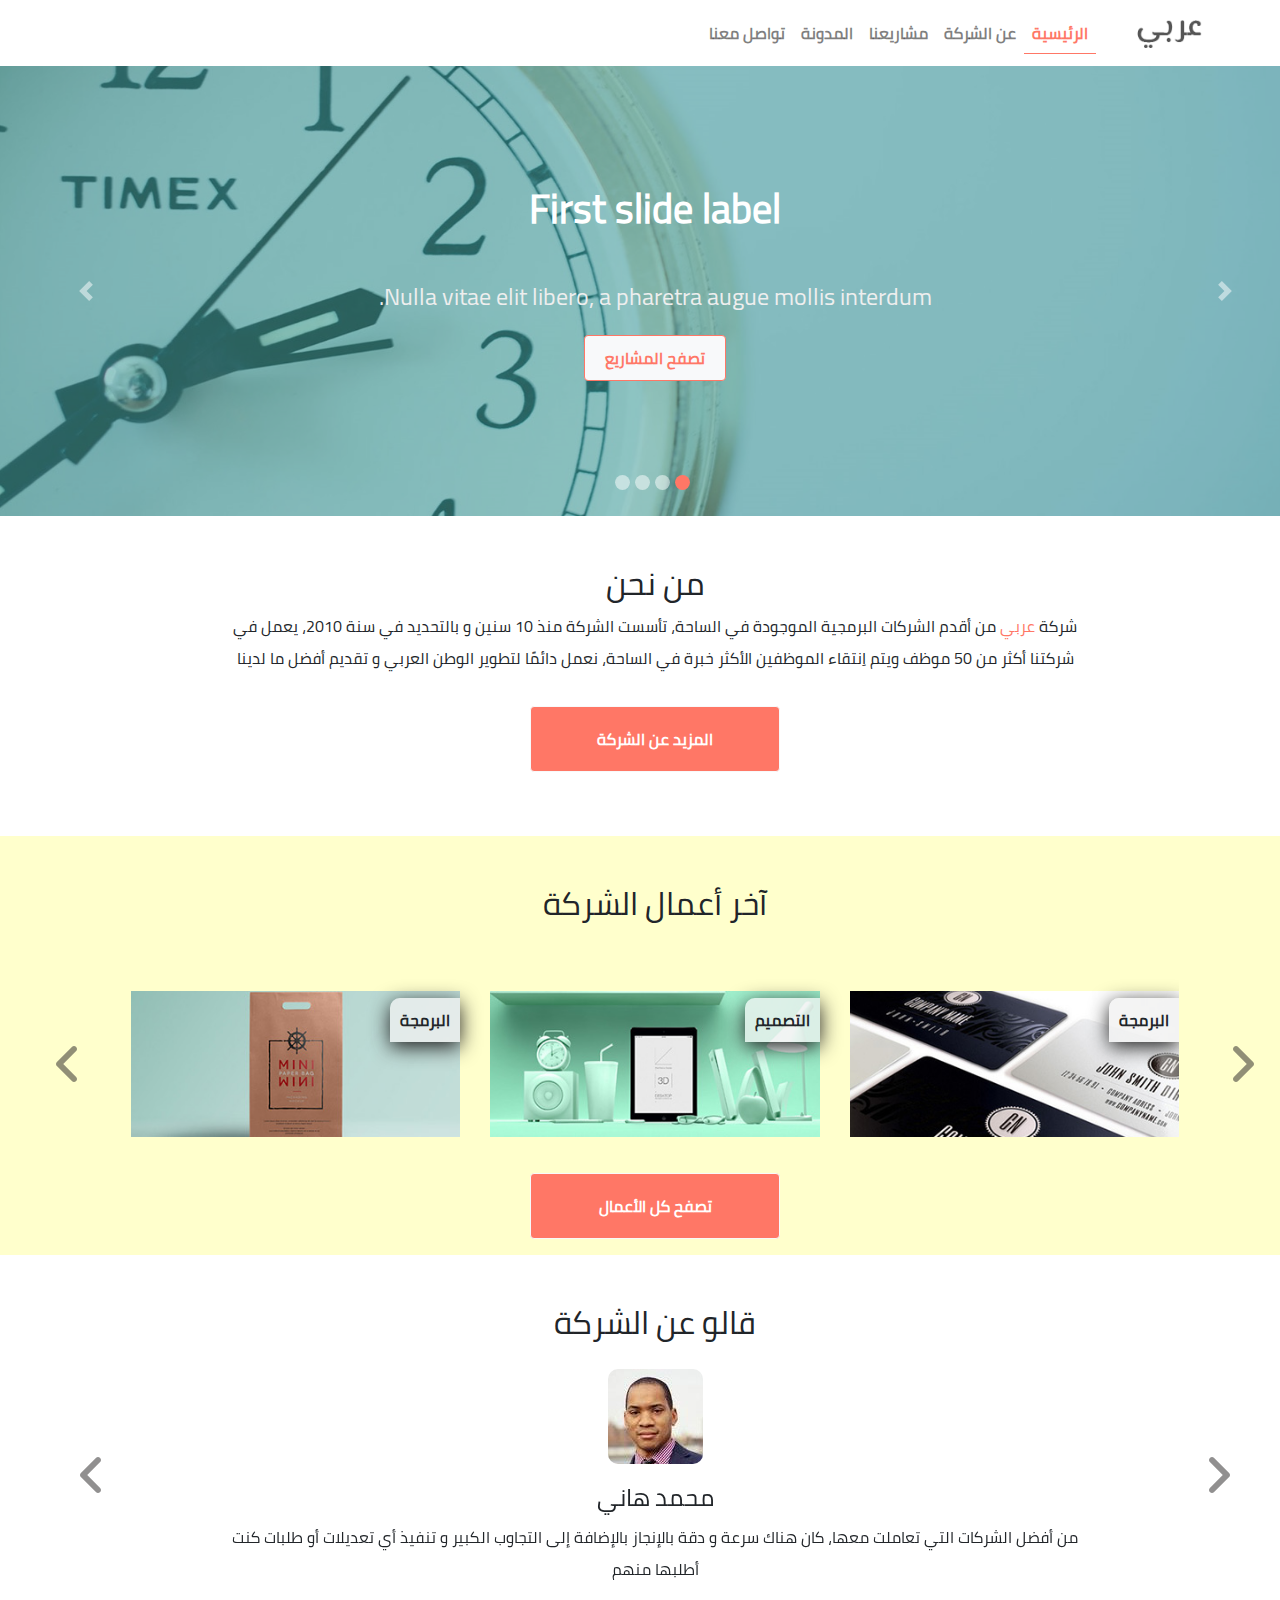
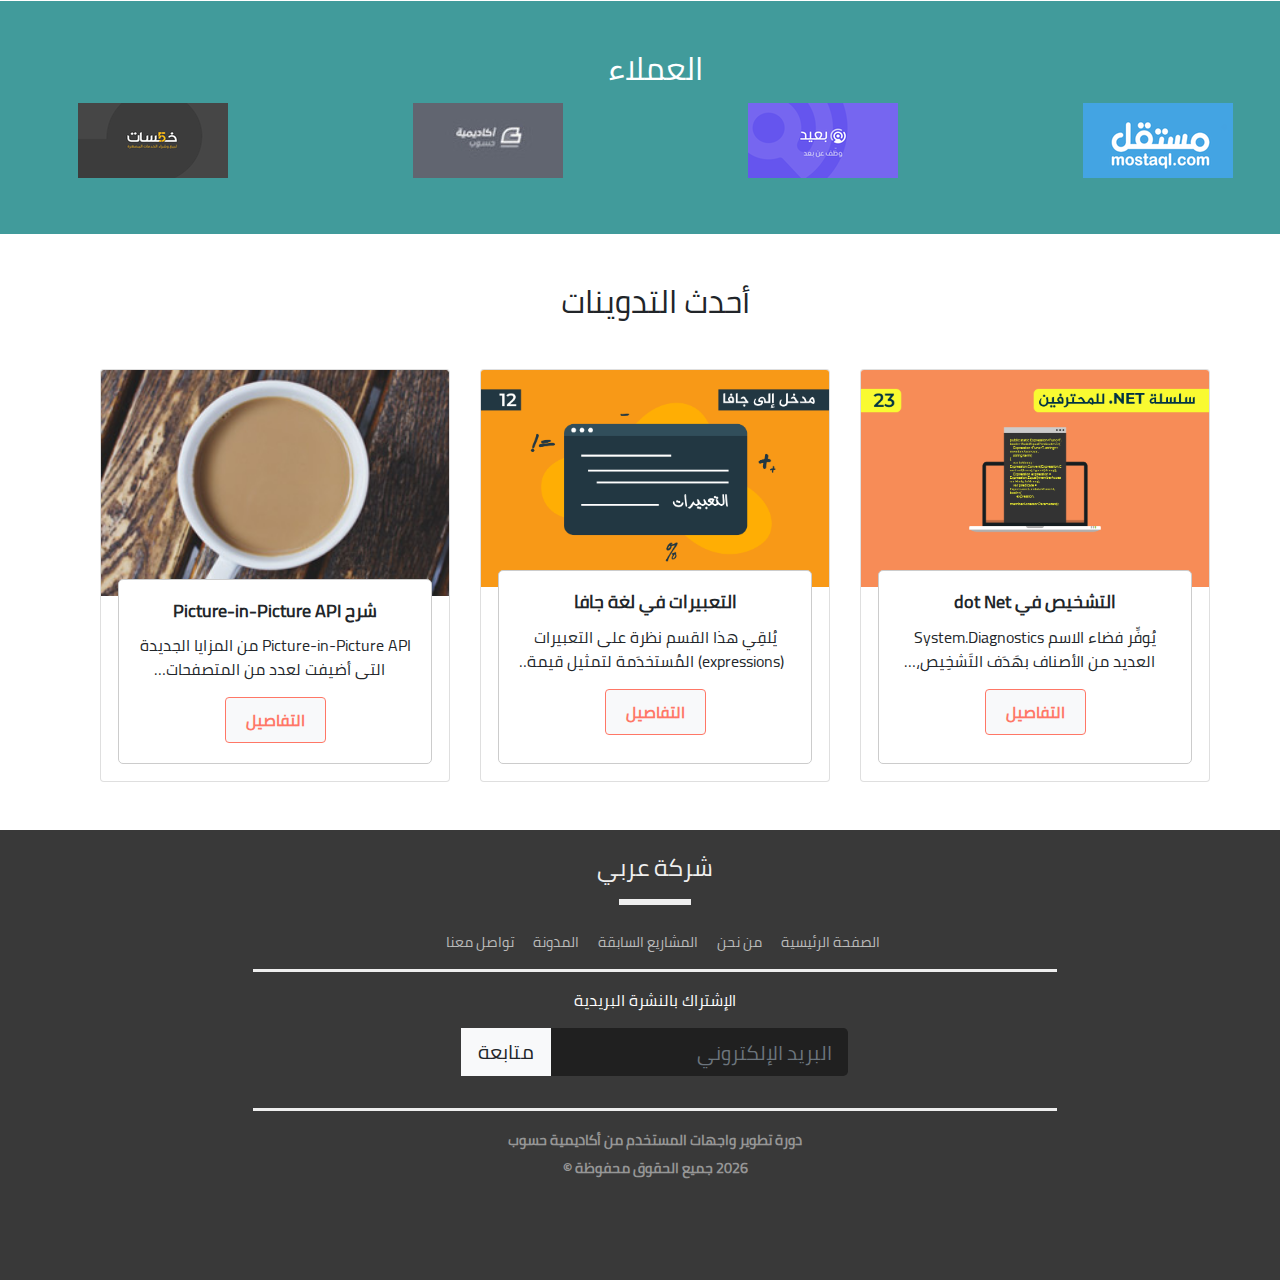
<file: index.html>
<!DOCTYPE html>
<html lang="en">
<head>
    <meta charset="UTF-8">
    <meta http-equiv="X-UA-Compatible" content="IE=edge">
    <meta name="viewport" content="width=device-width, initial-scale=1.0">
    <title>شركة عربي</title>
<script defer src="/js/bundle.js"></script><link href="/css/style.css" rel="stylesheet"></head>
<body>
    <div class="row">
        <div class="container-fluid">
            <section class="top-menu">
                <div class="row">
                    <nav class="navbar navbar-expand-lg navbar-light bg-light w-100">
                        
                        <button class="navbar-toggler" type="button" data-toggle="collapse" data-target="#navbarSupportedContent" aria-controls="navbarSupportedContent" aria-expanded="false" aria-label="Toggle navigation">
                          <span class="navbar-toggler-icon"></span>
                        </button>
                      <a href="index.html" class="navbar-brand p-0">
                          <img src="/images/logo.png" alt="شركة عربي">
                      </a>
                        <div class="collapse navbar-collapse" id="navbarSupportedContent">
                          <ul class="navbar-nav ml-auto">
                            <li class="nav-item active">
                              <a class="nav-link" href="/index.html">الرئيسية </a>
                            </li>
                            <li class="nav-item">
                              <a class="nav-link" href="/about.html">عن الشركة</a>
                            </li>
                            <li class="nav-item">
                                <a class="nav-link" href="/projects.html">مشاريعنا</a>
                              </li>
                              <li class="nav-item">
                                <a class="nav-link" href="/blog.html">المدونة</a>
                              </li>
                              <li class="nav-item">
                                <a class="nav-link" href="/contact.html">تواصل معنا</a>
                              </li>
                            </ul>
                         
                        </div>
                      </nav>
                </div>
            </section>
            <section class="carousel-top">
              <div class="row">
                <div id="carouselExampleCaptions" class="carousel slide" data-ride="carousel">
                  <ol class="carousel-indicators">
                    <li data-target="#carouselExampleCaptions" data-slide-to="0" class="active"></li>
                    <li data-target="#carouselExampleCaptions" data-slide-to="1"></li>
                    <li data-target="#carouselExampleCaptions" data-slide-to="2"></li>
                    <li data-target="#carouselExampleCaptions" data-slide-to="3"></li>

                  </ol>
                  <div class="carousel-inner">
                    <div class="carousel-item active">
                      <img src="/images/banner1.jpg" class="d-block w-100" alt="...">
                      <div class="carousel-caption d-none d-md-block overlay">
                        <h1>First slide label</h1>
                        <h4>Nulla vitae elit libero, a pharetra augue mollis interdum.</h4>

                        <a href="projects.html" class="btn btn-light custom-btn my-3">تصفح المشاريع</a>
                      </div>
                    </div>
                    <div class="carousel-item">
                      <img src="/images/banner2.jpg" class="d-block w-100" alt="...">
                      <div class="carousel-caption d-none d-md-block  overlay">
                        <h1>Second slide label</h1>
                        <h4>Lorem ipsum dolor sit amet, consectetur adipiscing elit.</h4>
                        <a href="projects.html" class="btn btn-light custom-btn my-3">تصفح المشاريع</a>
                      </div>
                    </div>
                    <div class="carousel-item">
                      <img src="/images/banner3.jpg" class="d-block w-100" alt="...">
                      <div class="carousel-caption d-none d-md-block  overlay">
                        <h1>Third slide label</h1>
                        <h4>Praesent commodo cursus magna, vel scelerisque nisl consectetur.</h4>
                        <a href="projects.html" class="btn btn-light custom-btn my-3">تصفح المشاريع</a>
                      </div>
                    </div>
                    <div class="carousel-item">
                      <img src="/images/banner4.jpg" class="d-block w-100" alt="...">
                      <div class="carousel-caption d-none d-md-block  overlay">
                        <h1>Third slide label</h1>
                        <h4>Praesent commodo cursus magna, vel scelerisque nisl consectetur.</h4>
                        <a href="projects.html" class="btn btn-light custom-btn my-3">تصفح المشاريع</a>
                      </div>
                    </div>
                  </div>
                  <a class="carousel-control-prev" href="#carouselExampleCaptions" role="button" data-slide="prev">
                    <span class="carousel-control-prev-icon" aria-hidden="true"></span>
                    <span class="sr-only">Previous</span>
                  </a>
                  <a class="carousel-control-next" href="#carouselExampleCaptions" role="button" data-slide="next">
                    <span class="carousel-control-next-icon" aria-hidden="true"></span>
                    <span class="sr-only">Next</span>
                  </a>
                </div>
              </div>
            </section>
            <section class="who-we-are my-5">
              <div class="row justify-content-center">
                <div class="col-8">
                  <div class="text-center">
                    <h2>من نحن</h2>
                    <p class="custom-paragraph">
                      شركة <span class="company-name">عربي</span> من أقدم الشركات البرمجية الموجودة في الساحة، تأسست الشركة منذ 10 سنين و بالتحديد في سنة 2010، يعمل في شركتنا أكثر من 50 موظف ويتم اِنتقاء الموظفين الأكثر خبرة في الساحة، نعمل دائمًا لتطوير الوطن العربي و تقديم أفضل ما لدينا
                    </p>
                    <a class="btn btn-light custom-btn-main my-3" href="about.html">
                      المزيد عن الشركة
                    </a>
                    </div>
                </div>
              </div>
            </section>
            <section class="latest-projects">
              <div class="row">
                <div class="col-12">
                  <h2 class="text-center my-5">آخر أعمال الشركة</h2>
                </div>
              </div>
              <div id="latest-company-project" class="carousel slide mx-auto" data-bs-ride="carousel">
                <div class="carousel-inner">
                  <div class="carousel-item active">
                    <div class="row">
                      <div class="col-12 col-lg-4 justify-content-center d-flex">
                        <div class="thumbnail2">
                          <div class="project-category">
                            البرمجة
                          </div>
                          <div class="caption2">
                            <h5>برمجة التطبيقات</h5>
                            <p class="project-details">
                              برمجة تطبيق باستخدام Android Studio يعمل التطبيق على جميع إصدارات أجهزة الأندرويد
                            </p>
                            <a href="project-details.html" class="btn btn-light custom-btn">تصفح المشروع</a>
                          </div>
                         <img class="img-fluid h-100" src="/images/our-works-1.jpg" alt="آخر أعمال الشركة">
                         
                        </div>
                      </div>
                      <div class="col-12 col-lg-4 justify-content-center d-flex">
                        <div class="thumbnail2">
                          <div class="project-category">
                            التصميم
                          </div>
                          <div class="caption2">
                            <h5> تصميم المواقع</h5>
                            <p class="project-details">
                              تصميم شكل موقع متجر إلكتروني، التصميم متكامل لجميع أحجام الشاشات                            </p>
                            <a href="project-details.html" class="btn btn-light custom-btn">تصفح المشروع</a>
                          </div>
                         <img class="img-fluid h-100" src="/images/our-works-2.jpg" alt="آخر أعمال الشركة">
                         
                        </div>
                      </div>
                      <div class="col-12 col-lg-4 justify-content-center d-flex">
                        <div class="thumbnail2">
                          <div class="project-category">
                            البرمجة
                          </div>
                          <div class="caption2">
                            <h5>برمجة المواقع</h5>
                            <p class="project-details">
                              برمجة موقع متجر إلكتروني لبيع الألبسة، يعمل الموقع على جميع أحجام الشاشات                            </p>
                            <a href="project-details.html" class="btn btn-light custom-btn">تصفح المشروع</a>
                          </div>
                         <img class="img-fluid h-100" src="/images/our-works-3.jpg" alt="آخر أعمال الشركة">
                         
                        </div>
                      </div>
                    </div>
                  </div>
                  <div class="carousel-item ">
                    <div class="row">
                      <div class="col-12 col-lg-4 justify-content-center d-flex">
                        <div class="thumbnail2">
                          <div class="project-category">
                            البرمجة
                          </div>
                          <div class="caption2">
                            <h5>برمجة التطبيقات</h5>
                            <p class="project-details">

                              برمجة تطبيق Native لتوصيل طلبات البيتزا، التطبيق يعمل على نظام الأندرويد و ios                            </p>
                            <a href="project-details.html" class="btn btn-light custom-btn">تصفح المشروع</a>
                          </div>
                         <img class="img-fluid h-100" src="/images/our-works-4.jpg" alt="آخر أعمال الشركة">
                         
                        </div>
                      </div>
                      <div class="col-12 col-lg-4 justify-content-center d-flex">
                        <div class="thumbnail2">
                          <div class="project-category">
                            التصميم
                          </div>
                          <div class="caption2">
                            <h5> تصميم المواقع</h5>
                            <p class="project-details">
                              تصميم PSD لتطبيق هاتف، تم اختيار الألوان بعناية بناءً على طلب الزبون                            <a href="project-details.html" class="btn btn-light custom-btn">تصفح المشروع</a>
                          </div>
                         <img class="img-fluid h-100" src="/images/our-works-5.jpg" alt="آخر أعمال الشركة">
                         
                        </div>
                      </div>
                      <div class="col-12 col-lg-4 justify-content-center d-flex">
                        <div class="thumbnail2">
                          <div class="project-category">
                            البرمجة
                          </div>
                          <div class="caption2">
                            <h5>برمجة المواقع</h5>
                            <p class="project-details">
                              برمجة لوحة تحكم كاملة للتحكم بموقع متجر إلكتروني لبيع الكتب                            <a href="project-details.html" class="btn btn-light custom-btn">تصفح المشروع</a>
                          </div>
                         <img class="img-fluid h-100" src="/images/our-works-6.jpg" alt="آخر أعمال الشركة">
                         
                        </div>
                      </div>
                    </div>
                  </div>
                  <div class="carousel-item ">
                    <div class="row">
                      <div class="col-12 col-lg-4 justify-content-center d-flex">
                        <div class="thumbnail2">
                          <div class="project-category">
                            البرمجة
                          </div>
                          <div class="caption2">
                            <h5>برمجة التطبيقات</h5>
                            <p class="project-details">
                              برمجة تطبيق Native للتنبيهات الضرورية، التطبيق يعمل على نظام الأندرويد و ios                            </p>
                            <a href="project-details.html" class="btn btn-light custom-btn">تصفح المشروع</a>
                          </div>
                         <img class="img-fluid h-100" src="/images/our-works-6.jpg" alt="آخر أعمال الشركة">
                         
                        </div>
                      </div>
                      <div class="col-12 col-lg-4 justify-content-center d-flex">
                        <div class="thumbnail2">
                          <div class="project-category">
                            التصميم
                          </div>
                          <div class="caption2">
                            <h5> تصميم المواقع</h5>
                            <p class="project-details">
                              تصميم صور احترافية لعدة مقالات، تم انتقاء الألوان بعناية والإعتماد على التصاميم الحديثة                            <a href="project-details.html" class="btn btn-light custom-btn">تصفح المشروع</a>
                          </div>
                         <img class="img-fluid h-100" src="/images/our-works-3.jpg" alt="آخر أعمال الشركة">
                         
                        </div>
                      </div>
                      <div class="col-12 col-lg-4 justify-content-center d-flex">
                        <div class="thumbnail2">
                          <div class="project-category">
                            البرمجة
                          </div>
                          <div class="caption2">
                            <h5>برمجة المواقع</h5>
                            <p class="project-details">
                              برمجة موقع لرفع مقاطع الفيديو يشبه موقع يوتيوب                            <a href="project-details.html" class="btn btn-light custom-btn">تصفح المشروع</a>
                          </div>
                         <img class="img-fluid h-100" src="/images/our-works-1.jpg" alt="آخر أعمال الشركة">
                         
                        </div>
                      </div>
                    </div>
                  </div>
                </div>
                <a class="carousel-control-prev" role="button" href="#latest-company-project" data-slide="prev">
                  <i class="fa-solid fa-angle-right fa-3x"></i>
                </a>
                <a class="carousel-control-next" role="button"  href="#latest-company-project" data-slide="next">
                  <i class="fa-solid fa-angle-left fa-3x"></i>
                </a>
              </div>
              <div class="text-center">
                <a href="projects.html" class="btn btn-light custom-btn-main my-3"> تصفح كل الأعمال</a>
              </div>
            </section>
            <section class="said-about-company">
              <h2 class="mt-5 text-center">قالو عن الشركة</h2>

              <div id="said-about-company-carousel" class="carousel slide" data-ride="carousel">
                <div class="carousel-inner">
                  <div class="carousel-item active">
                    <div class="row justify-content-center" >
                      <div class="col-8">
                        <div class="text-center">
                          <img class="custom-img" src="/images/team1.jpg" alt="محمد هاني">
                          <h4>محمد هاني</h4>
                          <p class="custom-paragraph">
                           من أفضل الشركات التي تعاملت معها، كان هناك سرعة و دقة بالإنجاز بالإضافة إلى التجاوب الكبير و تنفيذ أي تعديلات أو طلبات كنت أطلبها منهم
                          </p>
                        </div>
                      </div>
                    </div>
                  </div>
                  <div class="carousel-item ">
                    <div class="row justify-content-center" >
                      <div class="col-8">
                        <div class="text-center">
                          <img class="custom-img" src="/images/team2.jpg" alt="محمد هاني">
                          <h4>هادي</h4>
                          <p class="custom-paragraph">
                            سعيد جدًا من الخدمات التي تقدموها، من أفضل الشركات التي تعاملت معها سيكون لنا أعمال أخرى معًا في المستقبل إن شاء الله                          </p>
                        </div>
                      </div>
                    </div>
                  </div>
                  <div class="carousel-item ">
                    <div class="row justify-content-center" >
                      <div class="col-8">
                        <div class="text-center">
                          <img class="custom-img" src="/images/team3.jpg" alt="محمد هاني">
                          <h4> محمد أحمد</h4>
                          <p class="custom-paragraph">
                            ما لفت انتباهي في هذه الشركة و أحببته كثيرًا هو الرقي في التعامل و احتراف العمل حيث أنّ جميع العاملين في هذه الشركة يتقنون أعمالهم بشكلٍ كبير                          </p>
                        </div>
                      </div>
                    </div>
                  </div>           
                </div>
                <a class="carousel-control-prev" href="#said-about-company-carousel" role="button" data-slide="prev">
                  <i class="fa-solid fa-angle-right fa-3x"></i>
                </a>
                <a class="carousel-control-next" href="#said-about-company-carousel" role="button" data-slide="next">
                  <i class="fa-solid fa-angle-left fa-3x"></i>
                </a>
              </div>
            </section>
            <section class="clients py-5">
              <h2 class="pb-2 text-center text-white">العملاء</h2>
              <div class="client-logos">
                <div class="row">
                  <div class="col-12 col-sm-6 col-lg-3 d-flex justify-content-center">
                    <a href="https://mostaql.com/" class="mb-2">
                      <img src="/images/mostaql.png" alt="mostaql">
                    </a>
                  </div>
                  <div class="col-12 col-sm-6 col-lg-3 d-flex justify-content-center">
                    <a href="https://baaeed.com/" class="mb-2">
                      <img src="/images/baaeed.png" alt="baaeed">
                    </a>
                  </div>
                  <div class="col-12 col-sm-6 col-lg-3 d-flex justify-content-center">
                    <a href="https://academy-hsoub.com/" class="mb-2">
                      <img src="/images/academy-hsoub.jpg" alt="academy-hsoub">
                    </a>
                  </div>
                  <div class="col-12 col-sm-6 col-lg-3 d-flex justify-content-center">
                    <a href="https://khamsat.com/" class="mb-2">
                      <img src="/images/khamsat.png" alt="khamsat">
                    </a>
                  </div>

                </div>
              </div>
            </section>
            <section class="latest-post">
              <div class="container">
                <div class="text-center my-5">
                  <h2>أحدث التدوينات</h2>
                </div>
                <div class="row">
                  <div class="col-md-4 d-flex justify-content-center">
                    <div class="card mb-5" style="width: 23rem;">
                      <img src="/images/blog1.png" class="card-img-top" alt="التدوينة الأولى">
                      <div class="card-body text-center">
                        <h5 class="card-title">التشخيص في dot Net</h5>
                        <p class="card-text project-detail">يُوفِّر فضاء الاسم System.Diagnostics العديد من الأصناف بهَدَف التَشخِيص، مثال أصناف للتَعامُل مع عمليات النظام (processes)، وأُخرى تَعمَل كعَدادات لقياس الأداء. أوامر الصدفة.</p>
                        <a href="blog-details.html" class="btn btn-light custom-btn">التفاصيل</a>                    
                      </div>
                    </div>
                  </div>

                  <div class="col-md-4 d-flex justify-content-center">
                    <div class="card mb-5" style="width: 23rem;">
                      <img src="/images/blog2.png" class="card-img-top" alt="التدوينة الثانية">
                      <div class="card-body text-center">
                        <h5 class="card-title">التعبيرات في لغة جافا</h5>
                        <p class="card-text project-detail">يُلقِي هذا القسم نظرة على التعبيرات (expressions) المُستخدَمة لتمثيل قيمة أو حسابها. قد يكون التعبير (expression) بهيئة قيمة مُصنَّفة النوع (literal) أو مُتْغيِّر (variable) أو استدعاء دالة (function</p>
                        <a href="blog-details.html" class="btn btn-light custom-btn">التفاصيل</a>                    
                      </div>
                    </div>
                  </div>

                  <div class="col-md-4 d-flex justify-content-center">
                    <div class="card mb-5" style="width: 23rem;">
                      <img src="/images/blog3.jpg" class="card-img-top" alt="التدوينة الثالثة">
                      <div class="card-body text-center">
                        <h5 class="card-title">شرح Picture-in-Picture API</h5>
                        <p class="card-text project-detail">Picture-in-Picture API من المزايا الجديدة التي أضيفت لعدد من المتصفحات الحديثة، ودورها تمكين المستخدم من تعويم فيديوهات HTML5 في نافذة خاصة أسفل الشاشة مع القدرة على التنقل بين مختلف نوافذ المتـصفح (بل وجميع التطبيقات في الجهاز) والفيديو مشغل</p>
                        <a href="blog-details.html" class="btn btn-light custom-btn">التفاصيل</a>                    
                      </div>
                    </div>
                  </div>
                </div>
              </div>
            </section>


            <footer>
              <div class="row">
                <div class="col-12 text-center">
                  <h2 class="mt-4">شركة عربي</h2>
                  <hr class="line1"> 
                </div>
                <div id="footer-nav-links" class="col-12 mt-2 text-center"> 
                  <a href=".">الصفحة الرئيسية</a>
                  <a href="about.html">من نحن</a>
                  <a href="projects.html">المشاريع السابقة</a>
                  <a href="blog.html">المدونة</a>
                  <a href="contact.html">تواصل معنا</a>
                </div>
                <hr class="line2">
                <div class="col-12 text-center">
                  <label class="custom-heading text-white mb-3">الإشتراك بالنشرة البريدية</label>
                  <form class="form form-inline justify-content-center">
                  <div class="input-group input-group-lg mb-3">
                    <input type="text" class="form-control" placeholder="البريد الإلكتروني" aria-label="Username" aria-describedby="basic-addon1">
                    <div class="input-group-prepend">
                      <button class="btn btn-light" type="button" id="button-addon1">متابعة</button>
                    </div>
                  </div>  
                  </form>
                  
                </div>
                <hr class="line2">
                <div class="col-12 text-center">
                  <a class="copyright-link copyright" href="">
                    دورة تطوير واجهات المستخدم من أكاديمية حسوب
                  </a>
                  <h5 class="copyright mt-2">
                  <span id="date"></span>  جميع الحقوق محفوظة &copy;
                  </h5>
                </div>
              </div>
            </footer>
        </div>
    </div>

  

</body>
</html>
</file>
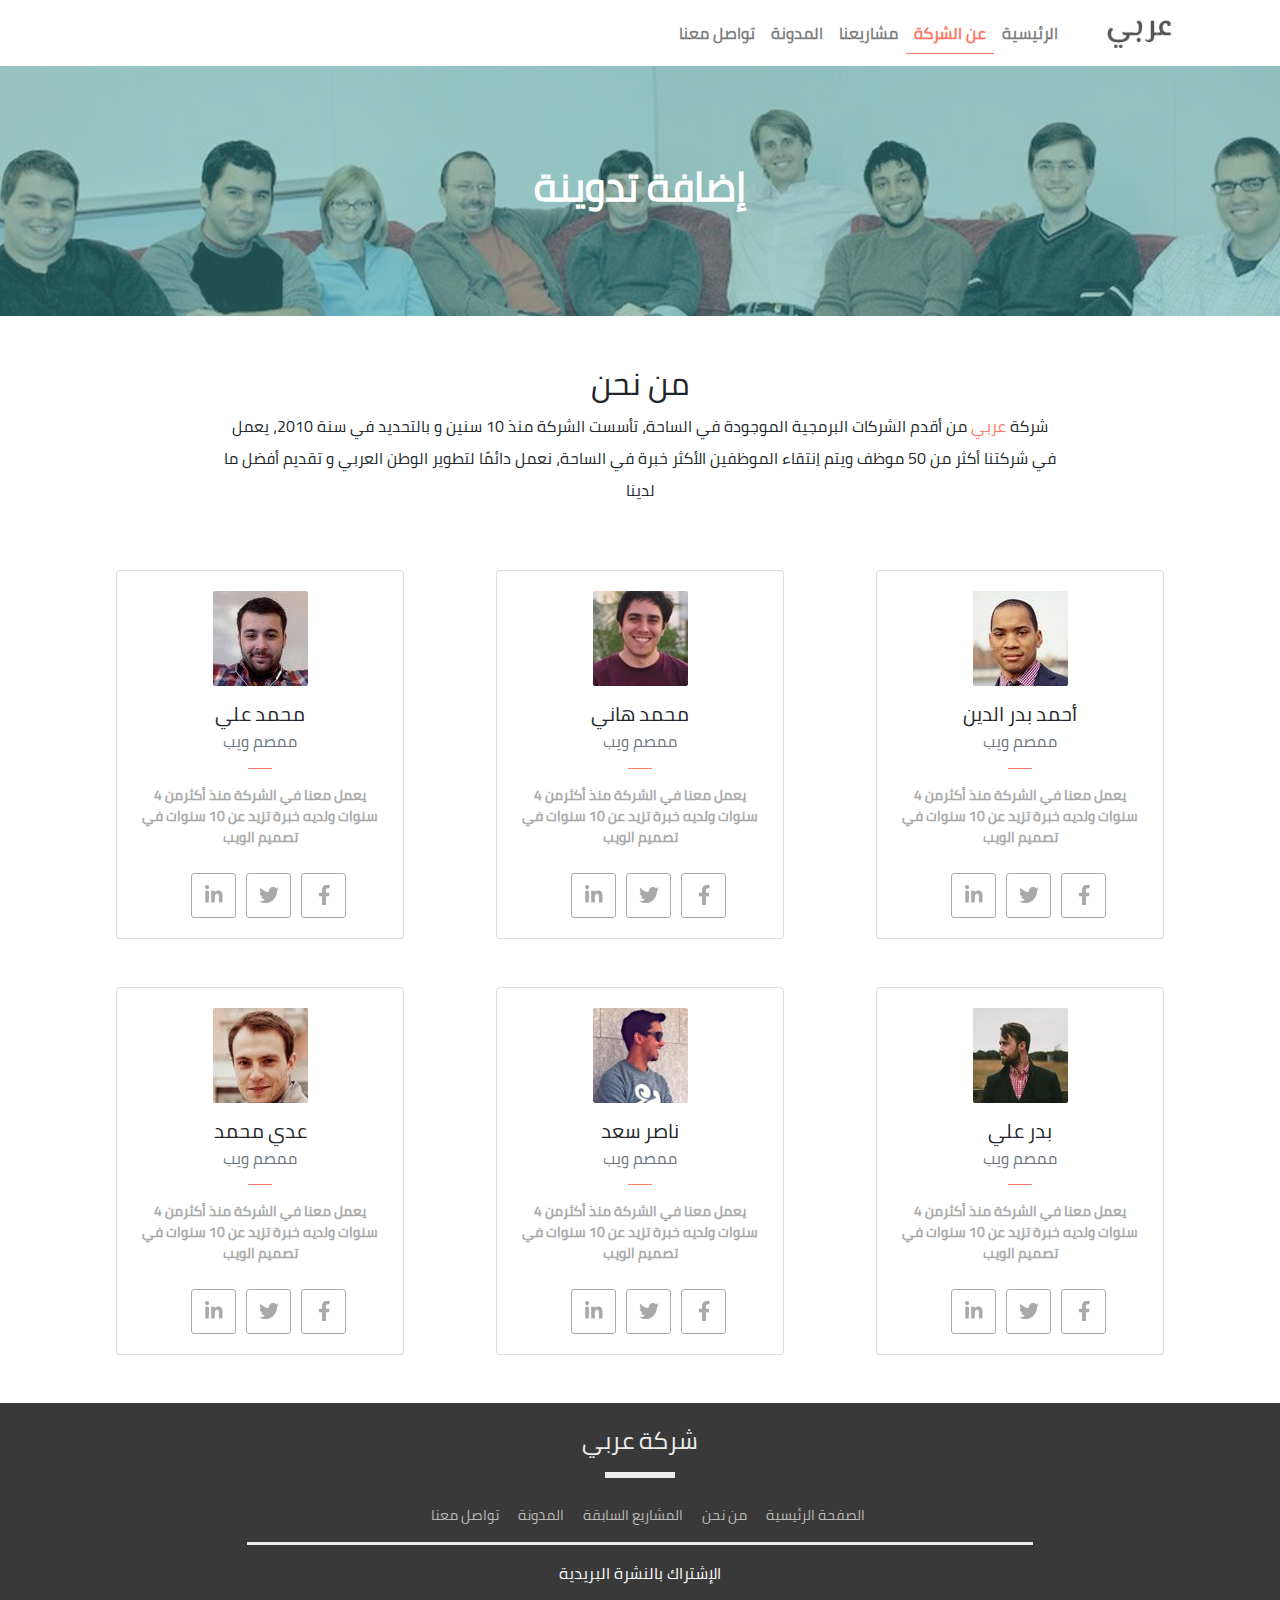
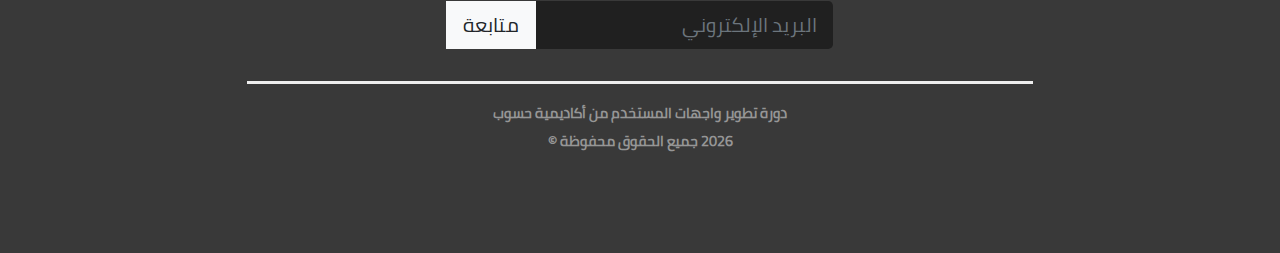
<file: about.html>
<!DOCTYPE html>
<html lang="en">
<head>
    <meta charset="UTF-8">
    <meta http-equiv="X-UA-Compatible" content="IE=edge">
    <meta name="viewport" content="width=device-width, initial-scale=1.0">
    <title>عن الشركة </title>
<script defer src="/js/bundle.js"></script><link href="/css/style.css" rel="stylesheet"><script defer src="/js/bundle.js"></script><link href="/css/style.css" rel="stylesheet"></head>
<body>
    <div class="container-fluid">
        <section class="top-menu">
            <div class="row">
                <nav class="navbar navbar-expand-lg navbar-light bg-light w-100">
                    
                    <button class="navbar-toggler" type="button" data-toggle="collapse" data-target="#navbarSupportedContent" aria-controls="navbarSupportedContent" aria-expanded="false" aria-label="Toggle navigation">
                      <span class="navbar-toggler-icon"></span>
                    </button>
                  <a href="index.html" class="navbar-brand p-0">
                      <img src="/images/logo.png" alt="شركة عربي">
                  </a>
                    <div class="collapse navbar-collapse" id="navbarSupportedContent">
                      <ul class="navbar-nav ml-auto">
                        <li class="nav-item ">
                          <a class="nav-link" href="/index.html">الرئيسية </a>
                        </li>
                        <li class="nav-item">
                          <a class="nav-link" href="/about.html">عن الشركة</a>
                        </li>
                        <li class="nav-item">
                            <a class="nav-link" href="/projects.html">مشاريعنا</a>
                          </li>
                          <li class="nav-item">
                            <a class="nav-link" href="/blog.html">المدونة</a>
                          </li>
                          <li class="nav-item">
                            <a class="nav-link" href="/contact.html">تواصل معنا</a>
                          </li>
                        </ul>
                     
                    </div>
                  </nav>
            </div>
        </section>
        <section class="banner banner-about">
            <div class="row">
                <div class="col-12">
                    <div id="banner-img">
                        <div class="overlay">
                            <h1 class="title">إضافة تدوينة</h1>
                        </div>
                    </div>
                </div>
            </div>
        </section>
        <section class="who-we-are my-5">
            <div class="row justify-content-center">
              <div class="col-8">
                <div class="text-center">
                  <h2>من نحن</h2>
                  <p class="custom-paragraph">
                    شركة <span class="company-name">عربي</span> من أقدم الشركات البرمجية الموجودة في الساحة، تأسست الشركة منذ 10 سنين و بالتحديد في سنة 2010، يعمل في شركتنا أكثر من 50 موظف ويتم اِنتقاء الموظفين الأكثر خبرة في الساحة، نعمل دائمًا لتطوير الوطن العربي و تقديم أفضل ما لدينا
                  </p>
                  </div>
              </div>
            </div>
          </section>
          <section class="our-team">
              <div class="container">
                  <div class="row mt-5">
                      <div class="col-md-6 col-lg-4 justify-content-center d-flex">
                        <div class="card text-center mb-5" style="width: 18rem;">
                                <div class="card-body">
                                    <img src="/images/team1.jpg" alt="personal-image">
                                <h5 class="card-title mt-3">أحمد بدر الدين</h5>
                                <h6 class="card-subtitle mb-2 text-muted"> ممصم ويب</h6>
                                <hr class="our-team-line">
                                <p class="card-text">يعمل معنا في الشركة منذ أكثرمن 4 سنوات ولديه خبرة تزيد عن 10 سنوات في تصميم الويب</p>
                                <div class="social-about">
                                    <a class="linkedin-social one-social" href="#"> <i class="fab fa-linkedin-in fa-lg"></i></a>
                                    <a class="twitter-social one-social" href="#"> <i class="fab fa-twitter fa-lg"></i></a>
                                    <a class="facebook-social one-social" href="#"> <i class="fab fa-facebook-f fa-lg"></i></a>
                                    </div>
                                </div>
                          </div>
                      </div>

                      <div class="col-md-6 col-lg-4 justify-content-center d-flex">
                        <div class="card text-center mb-5" style="width: 18rem;">
                                <div class="card-body">
                                    <img src="/images/team2.jpg" alt="personal-image">
                                <h5 class="card-title mt-3"> محمد هاني</h5>
                                <h6 class="card-subtitle mb-2 text-muted"> ممصم ويب</h6>
                                <hr class="our-team-line">
                                <p class="card-text">يعمل معنا في الشركة منذ أكثرمن 4 سنوات ولديه خبرة تزيد عن 10 سنوات في تصميم الويب</p>
                                <div class="social-about">
                                    <a class="linkedin-social one-social" href="#"> <i class="fab fa-linkedin-in fa-lg"></i></a>
                                    <a class="twitter-social one-social" href="#"> <i class="fab fa-twitter fa-lg"></i></a>
                                    <a class="facebook-social one-social" href="#"> <i class="fab fa-facebook-f fa-lg"></i></a>
                                    </div>
                                </div>
                          </div>
                      </div>

                      <div class="col-md-6 col-lg-4 justify-content-center d-flex">
                        <div class="card text-center mb-5" style="width: 18rem;">
                                <div class="card-body">
                                    <img src="/images/team3.jpg" alt="personal-image">
                                <h5 class="card-title mt-3">محمد علي</h5>
                                <h6 class="card-subtitle mb-2 text-muted"> ممصم ويب</h6>
                                <hr class="our-team-line">
                                <p class="card-text">يعمل معنا في الشركة منذ أكثرمن 4 سنوات ولديه خبرة تزيد عن 10 سنوات في تصميم الويب</p>
                                <div class="social-about">
                                    <a class="linkedin-social one-social" href="#"> <i class="fab fa-linkedin-in fa-lg"></i></a>
                                    <a class="twitter-social one-social" href="#"> <i class="fab fa-twitter fa-lg"></i></a>
                                    <a class="facebook-social one-social" href="#"> <i class="fab fa-facebook-f fa-lg"></i></a>
                                    </div>
                                </div>
                          </div>
                      </div>

                      <div class="col-md-6 col-lg-4 justify-content-center d-flex">
                        <div class="card text-center mb-5" style="width: 18rem;">
                                <div class="card-body">
                                    <img src="/images/team4.jpg" alt="personal-image">
                                <h5 class="card-title mt-3"> بدر علي</h5>
                                <h6 class="card-subtitle mb-2 text-muted"> ممصم ويب</h6>
                                <hr class="our-team-line">
                                <p class="card-text">يعمل معنا في الشركة منذ أكثرمن 4 سنوات ولديه خبرة تزيد عن 10 سنوات في تصميم الويب</p>
                                <div class="social-about">
                                    <a class="linkedin-social one-social" href="#"> <i class="fab fa-linkedin-in fa-lg"></i></a>
                                    <a class="twitter-social one-social" href="#"> <i class="fab fa-twitter fa-lg"></i></a>
                                    <a class="facebook-social one-social" href="#"> <i class="fab fa-facebook-f fa-lg"></i></a>
                                    </div>
                                </div>
                          </div>
                      </div>

                      <div class="col-md-6 col-lg-4 justify-content-center d-flex">
                        <div class="card text-center mb-5" style="width: 18rem;">
                                <div class="card-body">
                                    <img src="/images/team5.jpg" alt="personal-image">
                                <h5 class="card-title mt-3">  ناصر سعد</h5>
                                <h6 class="card-subtitle mb-2 text-muted"> ممصم ويب</h6>
                                <hr class="our-team-line">
                                <p class="card-text">يعمل معنا في الشركة منذ أكثرمن 4 سنوات ولديه خبرة تزيد عن 10 سنوات في تصميم الويب</p>
                                <div class="social-about">
                                    <a class="linkedin-social one-social" href="#"> <i class="fab fa-linkedin-in fa-lg"></i></a>
                                    <a class="twitter-social one-social" href="#"> <i class="fab fa-twitter fa-lg"></i></a>
                                    <a class="facebook-social one-social" href="#"> <i class="fab fa-facebook-f fa-lg"></i></a>
                                    </div>
                                </div>
                          </div>
                      </div>

                      <div class="col-md-6 col-lg-4 justify-content-center d-flex">
                        <div class="card text-center mb-5" style="width: 18rem;">
                                <div class="card-body">
                                    <img src="/images/team6.jpg" alt="personal-image">
                                <h5 class="card-title mt-3">  عدي محمد</h5>
                                <h6 class="card-subtitle mb-2 text-muted"> ممصم ويب</h6>
                                <hr class="our-team-line">
                                <p class="card-text">يعمل معنا في الشركة منذ أكثرمن 4 سنوات ولديه خبرة تزيد عن 10 سنوات في تصميم الويب</p>
                                <div class="social-about">
                                    <a class="linkedin-social one-social" href="#"> <i class="fab fa-linkedin-in fa-lg"></i></a>
                                    <a class="twitter-social one-social" href="#"> <i class="fab fa-twitter fa-lg"></i></a>
                                    <a class="facebook-social one-social" href="#"> <i class="fab fa-facebook-f fa-lg"></i></a>
                                    </div>
                                </div>
                          </div>
                      </div>
                  </div>
              </div>
          </section>


        <footer>
            <div class="row">
              <div class="col-12 text-center">
                <h2 class="mt-4">شركة عربي</h2>
                <hr class="line1"> 
              </div>
              <div id="footer-nav-links" class="col-12 mt-2 text-center"> 
                <a href=".">الصفحة الرئيسية</a>
                <a href="about.html">من نحن</a>
                <a href="projects.html">المشاريع السابقة</a>
                <a href="blog.html">المدونة</a>
                <a href="contact.html">تواصل معنا</a>
              </div>
              <hr class="line2">
              <div class="col-12 text-center">
                <label class="custom-heading text-white mb-3">الإشتراك بالنشرة البريدية</label>
                <form class="form form-inline justify-content-center">
                <div class="input-group input-group-lg mb-3">
                  <input type="text" class="form-control" placeholder="البريد الإلكتروني" aria-label="Username" aria-describedby="basic-addon1">
                  <div class="input-group-prepend">
                    <button class="btn btn-light" type="button" id="button-addon1">متابعة</button>
                  </div>
                </div>  
                </form>
                
              </div>
              <hr class="line2">
              <div class="col-12 text-center">
                <a class="copyright-link copyright" href="">
                  دورة تطوير واجهات المستخدم من أكاديمية حسوب
                </a>
                <h5 class="copyright mt-2">
                <span id="date"></span>  جميع الحقوق محفوظة &copy;
                </h5>
              </div>
            </div>
          </footer>
    </div>
</body>
</html>
</file>
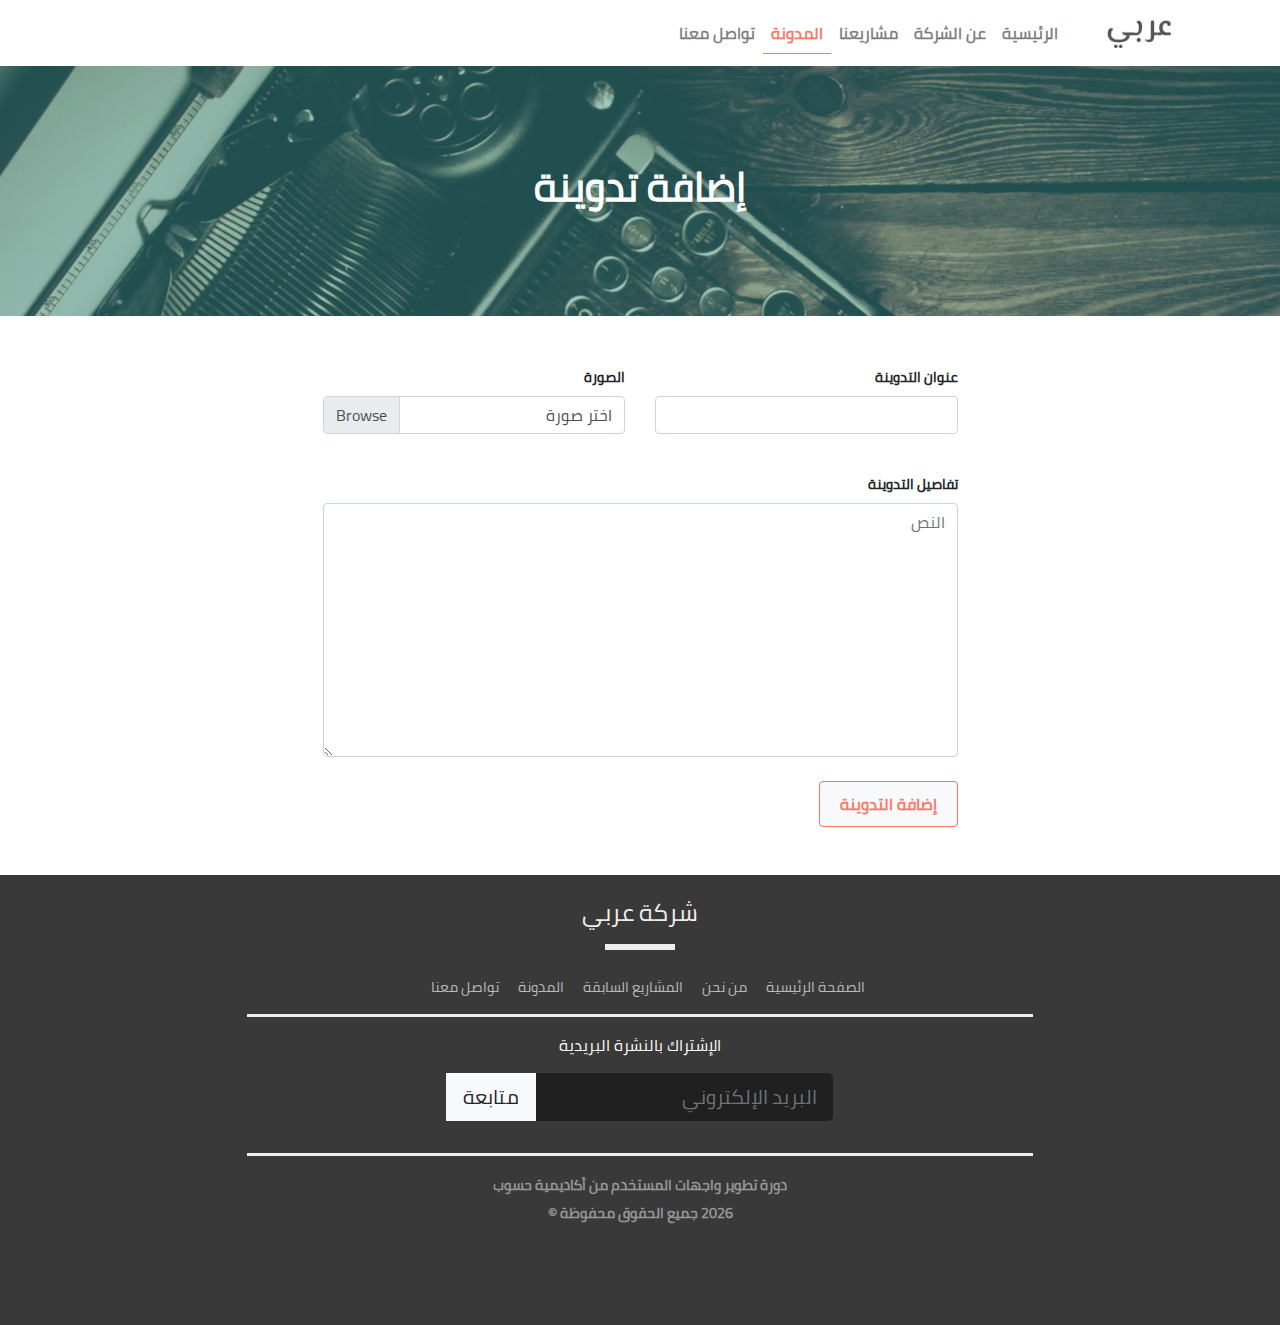
<file: add-blog.html>
<!DOCTYPE html>
<html lang="en">
<head>
    <meta charset="UTF-8">
    <meta http-equiv="X-UA-Compatible" content="IE=edge">
    <meta name="viewport" content="width=device-width, initial-scale=1.0">
    <title>إضافة تدوينة</title>
<script defer src="/js/bundle.js"></script><link href="/css/style.css" rel="stylesheet"><script defer src="/js/bundle.js"></script><link href="/css/style.css" rel="stylesheet"></head>
<body>
    <div class="container-fluid">
        <section class="top-menu">
            <div class="row">
                <nav class="navbar navbar-expand-lg navbar-light bg-light w-100">
                    
                    <button class="navbar-toggler" type="button" data-toggle="collapse" data-target="#navbarSupportedContent" aria-controls="navbarSupportedContent" aria-expanded="false" aria-label="Toggle navigation">
                      <span class="navbar-toggler-icon"></span>
                    </button>
                  <a href="index.html" class="navbar-brand p-0">
                      <img src="/images/logo.png" alt="شركة عربي">
                  </a>
                    <div class="collapse navbar-collapse" id="navbarSupportedContent">
                      <ul class="navbar-nav ml-auto">
                        <li class="nav-item ">
                          <a class="nav-link" href="/index.html">الرئيسية </a>
                        </li>
                        <li class="nav-item">
                          <a class="nav-link" href="/about.html">عن الشركة</a>
                        </li>
                        <li class="nav-item">
                            <a class="nav-link" href="/projects.html">مشاريعنا</a>
                          </li>
                          <li class="nav-item">
                            <a class="nav-link" href="/blog.html">المدونة</a>
                          </li>
                          <li class="nav-item">
                            <a class="nav-link" href="/contact.html">تواصل معنا</a>
                          </li>
                        </ul>
                     
                    </div>
                  </nav>
            </div>
        </section>
        <section class="banner banner-blog">
            <div class="row">
                <div class="col-12">
                    <div id="banner-img">
                        <div class="overlay">
                            <h1 class="title">إضافة تدوينة</h1>
                        </div>
                    </div>
                </div>
            </div>
        </section>
        <section class="add-blog mt-4 mb-5">
            <div class="container">
                <div class="row justify-content-center">
                    <div class="col-12 col-lg-7">
                        <form >
                            <div class="row mt-4">
                                <div class="col-md-6">
                                    <label >عنوان التدوينة</label>
                                    <input type="text" class="form-control mb-3">
                                </div>
                                <div class="col-md-6">
                                    <label >الصورة</label>
                                    <div class="custom-file">
                                        <input type="file" class="custom-file-input" id="customFile">
                                        <label class="custom-file-label" for="customFile"> اختر صورة</label>
                                    </div>
                                </div>
                            </div>
                            <div class="row">
                                <div class="col">
                                    <label class="mt-4">تفاصيل التدوينة</label>
                                    <textarea name="message"  required placeholder="النص" cols="30" rows="10" class="form-control"></textarea>
                                </div>
                            </div>
                            <button type="submit" class="btn btn-light custom-btn mt-4">إضافة التدوينة</button>
                        </form>
                    </div>
                </div>

            </div>
        </section>


        <footer>
            <div class="row">
              <div class="col-12 text-center">
                <h2 class="mt-4">شركة عربي</h2>
                <hr class="line1"> 
              </div>
              <div id="footer-nav-links" class="col-12 mt-2 text-center"> 
                <a href=".">الصفحة الرئيسية</a>
                <a href="about.html">من نحن</a>
                <a href="projects.html">المشاريع السابقة</a>
                <a href="blog.html">المدونة</a>
                <a href="contact.html">تواصل معنا</a>
              </div>
              <hr class="line2">
              <div class="col-12 text-center">
                <label class="custom-heading text-white mb-3">الإشتراك بالنشرة البريدية</label>
                <form class="form form-inline justify-content-center">
                <div class="input-group input-group-lg mb-3">
                  <input type="text" class="form-control" placeholder="البريد الإلكتروني" aria-label="Username" aria-describedby="basic-addon1">
                  <div class="input-group-prepend">
                    <button class="btn btn-light" type="button" id="button-addon1">متابعة</button>
                  </div>
                </div>  
                </form>
                
              </div>
              <hr class="line2">
              <div class="col-12 text-center">
                <a class="copyright-link copyright" href="">
                  دورة تطوير واجهات المستخدم من أكاديمية حسوب
                </a>
                <h5 class="copyright mt-2">
                <span id="date"></span>  جميع الحقوق محفوظة &copy;
                </h5>
              </div>
            </div>
          </footer>
    </div>
</body>
</html>
</file>
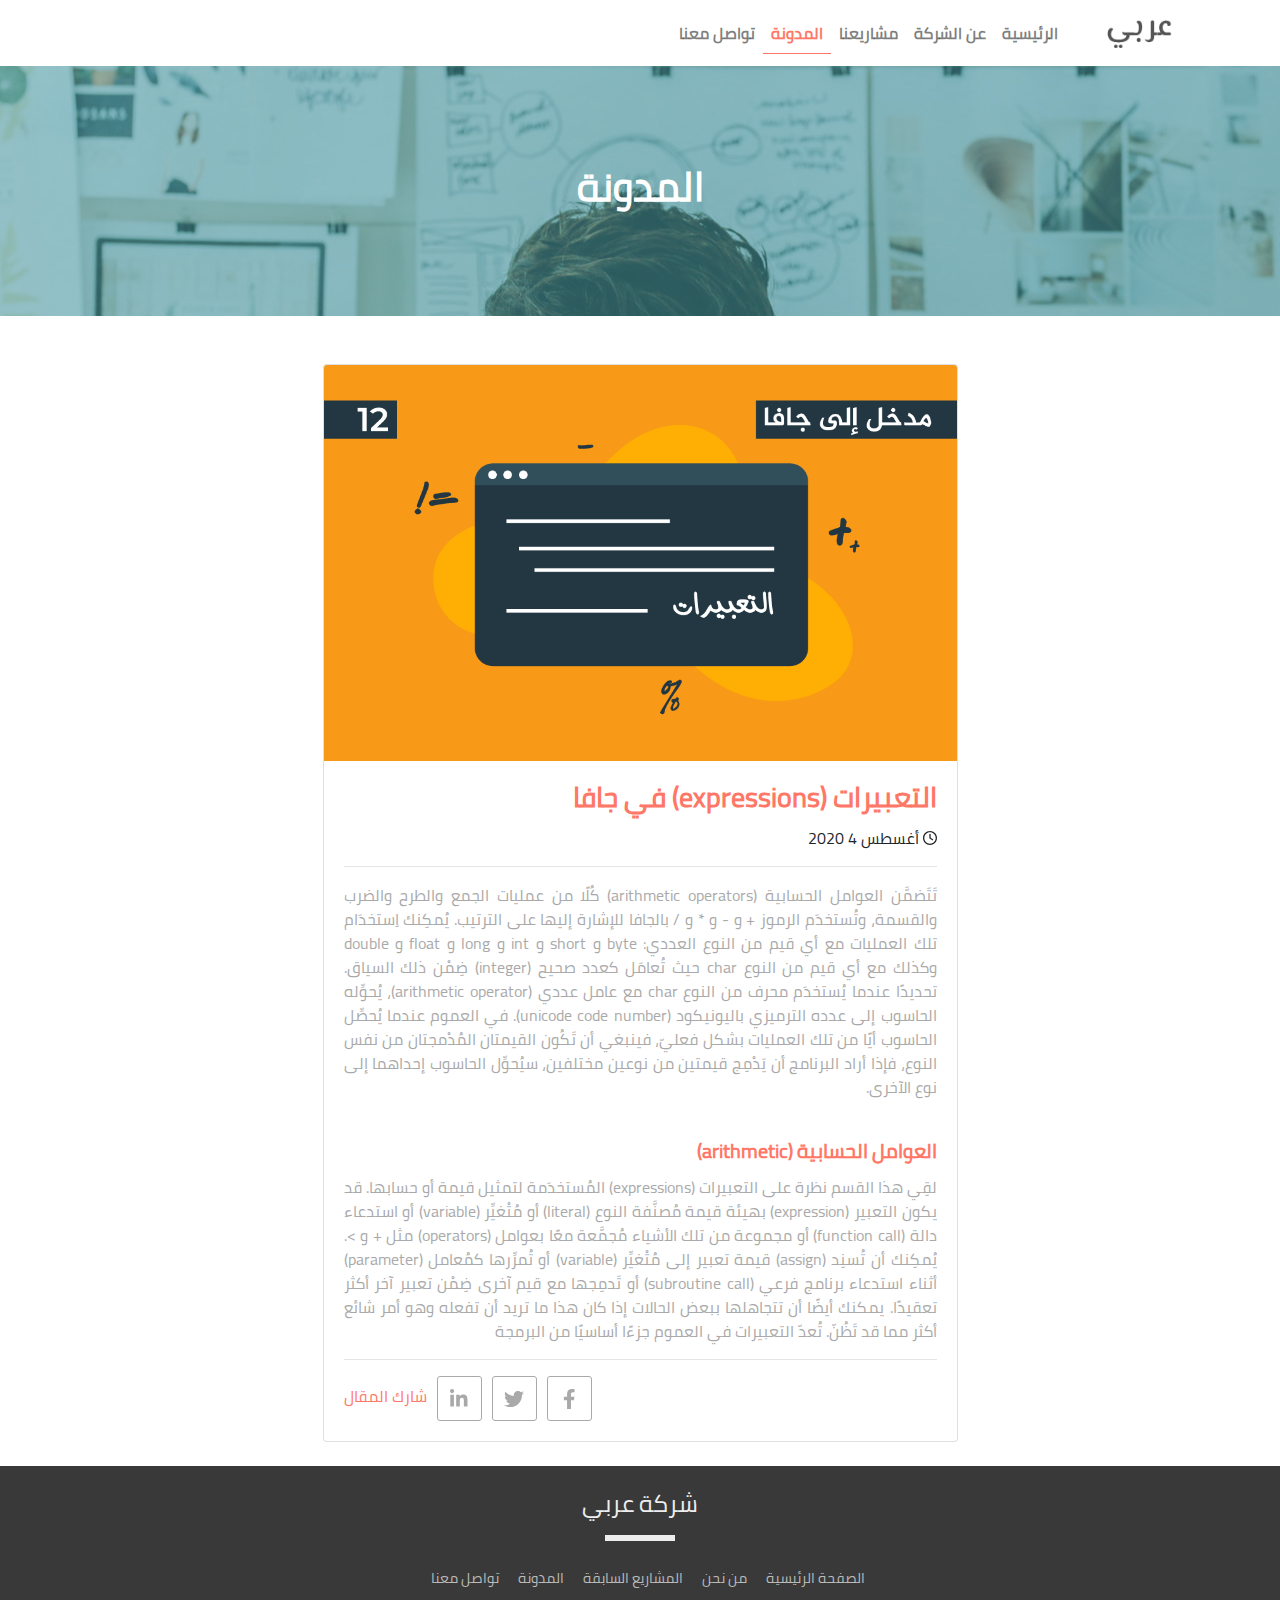
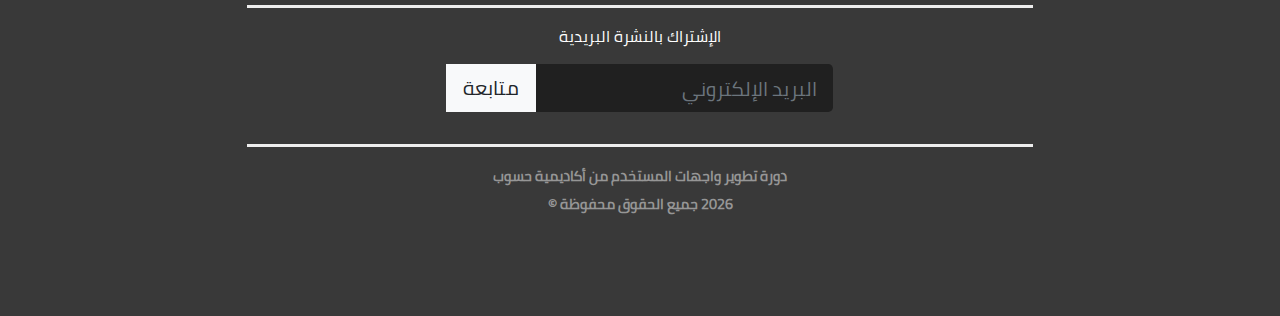
<file: blog-details.html>
<!DOCTYPE html>
<html lang="en">
<head>
    <meta charset="UTF-8">
    <meta http-equiv="X-UA-Compatible" content="IE=edge">
    <meta name="viewport" content="width=device-width, initial-scale=1.0">
    <title>تفاصيل المدونة</title>
<script defer src="/js/bundle.js"></script><link href="/css/style.css" rel="stylesheet"></head>
<body>
    <div class="container-fluid">
        <section class="top-menu">
            <div class="row">
                <nav class="navbar navbar-expand-lg navbar-light bg-light w-100">
                    
                    <button class="navbar-toggler" type="button" data-toggle="collapse" data-target="#navbarSupportedContent" aria-controls="navbarSupportedContent" aria-expanded="false" aria-label="Toggle navigation">
                      <span class="navbar-toggler-icon"></span>
                    </button>
                  <a href="index.html" class="navbar-brand p-0">
                      <img src="/images/logo.png" alt="شركة عربي">
                  </a>
                    <div class="collapse navbar-collapse" id="navbarSupportedContent">
                      <ul class="navbar-nav ml-auto">
                        <li class="nav-item ">
                          <a class="nav-link" href="/index.html">الرئيسية </a>
                        </li>
                        <li class="nav-item">
                          <a class="nav-link" href="/about.html">عن الشركة</a>
                        </li>
                        <li class="nav-item">
                            <a class="nav-link" href="/projects.html">مشاريعنا</a>
                          </li>
                          <li class="nav-item">
                            <a class="nav-link" href="/blog.html">المدونة</a>
                          </li>
                          <li class="nav-item">
                            <a class="nav-link" href="/contact.html">تواصل معنا</a>
                          </li>
                        </ul>
                     
                    </div>
                  </nav>
            </div>
        </section>
        <section class="banner">
            <div class="row">
                <div class="col-12">
                    <div id="banner-img">
                        <div class="overlay">
                            <h1 class="title"> المدونة</h1>
                        </div>
                    </div>
                </div>
            </div>
        </section>
        <section class="post-details mt-5 mb-4">
            <div class="container">
                <div class="row justify-content-center">
                    <div class="col-md-7">
                        <div class="card" >
                            <img src="/images/blog2.png" class="card-img-top" alt="post-image">
                            <div class="card-body">
                              <h3 class="card-title">التعبيرات (expressions) في جافا</h3>
                              <span><i class="far fa-clock fa-sm"></i> أغسطس  4 2020</span>
                              <hr>
                              <p class="card-text text-justify">
                                تَتَضمَّن العوامل الحسابية (arithmetic operators) كُلًا من عمليات الجمع والطرح والضرب والقسمة، وتُستخدَم الرموز + و - و * و / بالجافا للإشارة إليها على الترتيب. يُمكِنك اِستخدَام تلك العمليات مع أي قيم من النوع العددي: byte و short و int و long و float و double وكذلك مع أي قيم من النوع char حيث تُعامَل كعدد صحيح (integer) ضِمْن ذلك السياق. تحديدًا عندما يُستخدَم محرف من النوع char مع عامل عددي (arithmetic operator)، يُحوِّله الحاسوب إلى عدده الترميزي باليونيكود (unicode code number). في العموم عندما يُحصِّل الحاسوب أيًا من تلك العمليات بشكل فعليّ، فينبغي أن تَكُون القيمتان المُدْمجتان من نفس النوع، فإذا أراد البرنامج أن يَدْمِج قيمتين من نوعين مختلفين، سيُحوِّل الحاسوب إحداهما إلى نوع الآخرى.
                              </p>
                            </div>
                            <div class="card-body">
                                <h5 class="card-title">  العوامل الحسابية (arithmetic)</h5>
                                <p class="card-text text-justify">
                                    لقِي هذا القسم نظرة على التعبيرات (expressions) المُستخدَمة لتمثيل قيمة أو حسابها. قد يكون التعبير (expression) بهيئة قيمة مُصنَّفة النوع (literal) أو مُتْغيِّر (variable) أو استدعاء دالة (function call) أو مجموعة من تلك الأشياء مُجمَّعة معًا بعوامل (operators) مثل + و >. يُمكِنك أن تُسنِد (assign) قيمة تعبير إلى مُتْغيِّر (variable) أو تُمرِّرها كمُعامل (parameter) أثناء استدعاء برنامج فرعي (subroutine call) أو تَدمِجها مع قيم آخرى ضِمْن تعبير آخر أكثر تعقيدًا. يمكنك أيضًا أن تتجاهلها ببعض الحالات إذا كان هذا ما تريد أن تفعله وهو أمر شائع أكثر مما قد تَظُنّ. تُعدّ التعبيرات في العموم جزءًا أساسيًا من البرمجة
                                </p>
                                <hr>
                                <div>
                                    <span class="float-left mt-2 post-share">شارك المقال</span>
                                    <a class="linkedin-social one-social" href="#"> <i class="fab fa-linkedin-in fa-lg"></i></a>
                                    <a class="twitter-social one-social" href="#"> <i class="fab fa-twitter fa-lg"></i></a>
                                    <a class="facebook-social one-social" href="#"> <i class="fab fa-facebook-f fa-lg"></i></a>
                                </div>
                              </div>
                          </div>
                    </div>
                </div>
            </div>
        </section>

        <footer>
            <div class="row">
              <div class="col-12 text-center">
                <h2 class="mt-4">شركة عربي</h2>
                <hr class="line1"> 
              </div>
              <div id="footer-nav-links" class="col-12 mt-2 text-center"> 
                <a href=".">الصفحة الرئيسية</a>
                <a href="about.html">من نحن</a>
                <a href="projects.html">المشاريع السابقة</a>
                <a href="blog.html">المدونة</a>
                <a href="contact.html">تواصل معنا</a>
              </div>
              <hr class="line2">
              <div class="col-12 text-center">
                <label class="custom-heading text-white mb-3">الإشتراك بالنشرة البريدية</label>
                <form class="form form-inline justify-content-center">
                <div class="input-group input-group-lg mb-3">
                  <input type="text" class="form-control" placeholder="البريد الإلكتروني" aria-label="Username" aria-describedby="basic-addon1">
                  <div class="input-group-prepend">
                    <button class="btn btn-light" type="button" id="button-addon1">متابعة</button>
                  </div>
                </div>  
                </form>
                
              </div>
              <hr class="line2">
              <div class="col-12 text-center">
                <a class="copyright-link copyright" href="">
                  دورة تطوير واجهات المستخدم من أكاديمية حسوب
                </a>
                <h5 class="copyright mt-2">
                <span id="date"></span>  جميع الحقوق محفوظة &copy;
                </h5>
              </div>
            </div>
          </footer>
    </div>
</body>
</html>
</file>
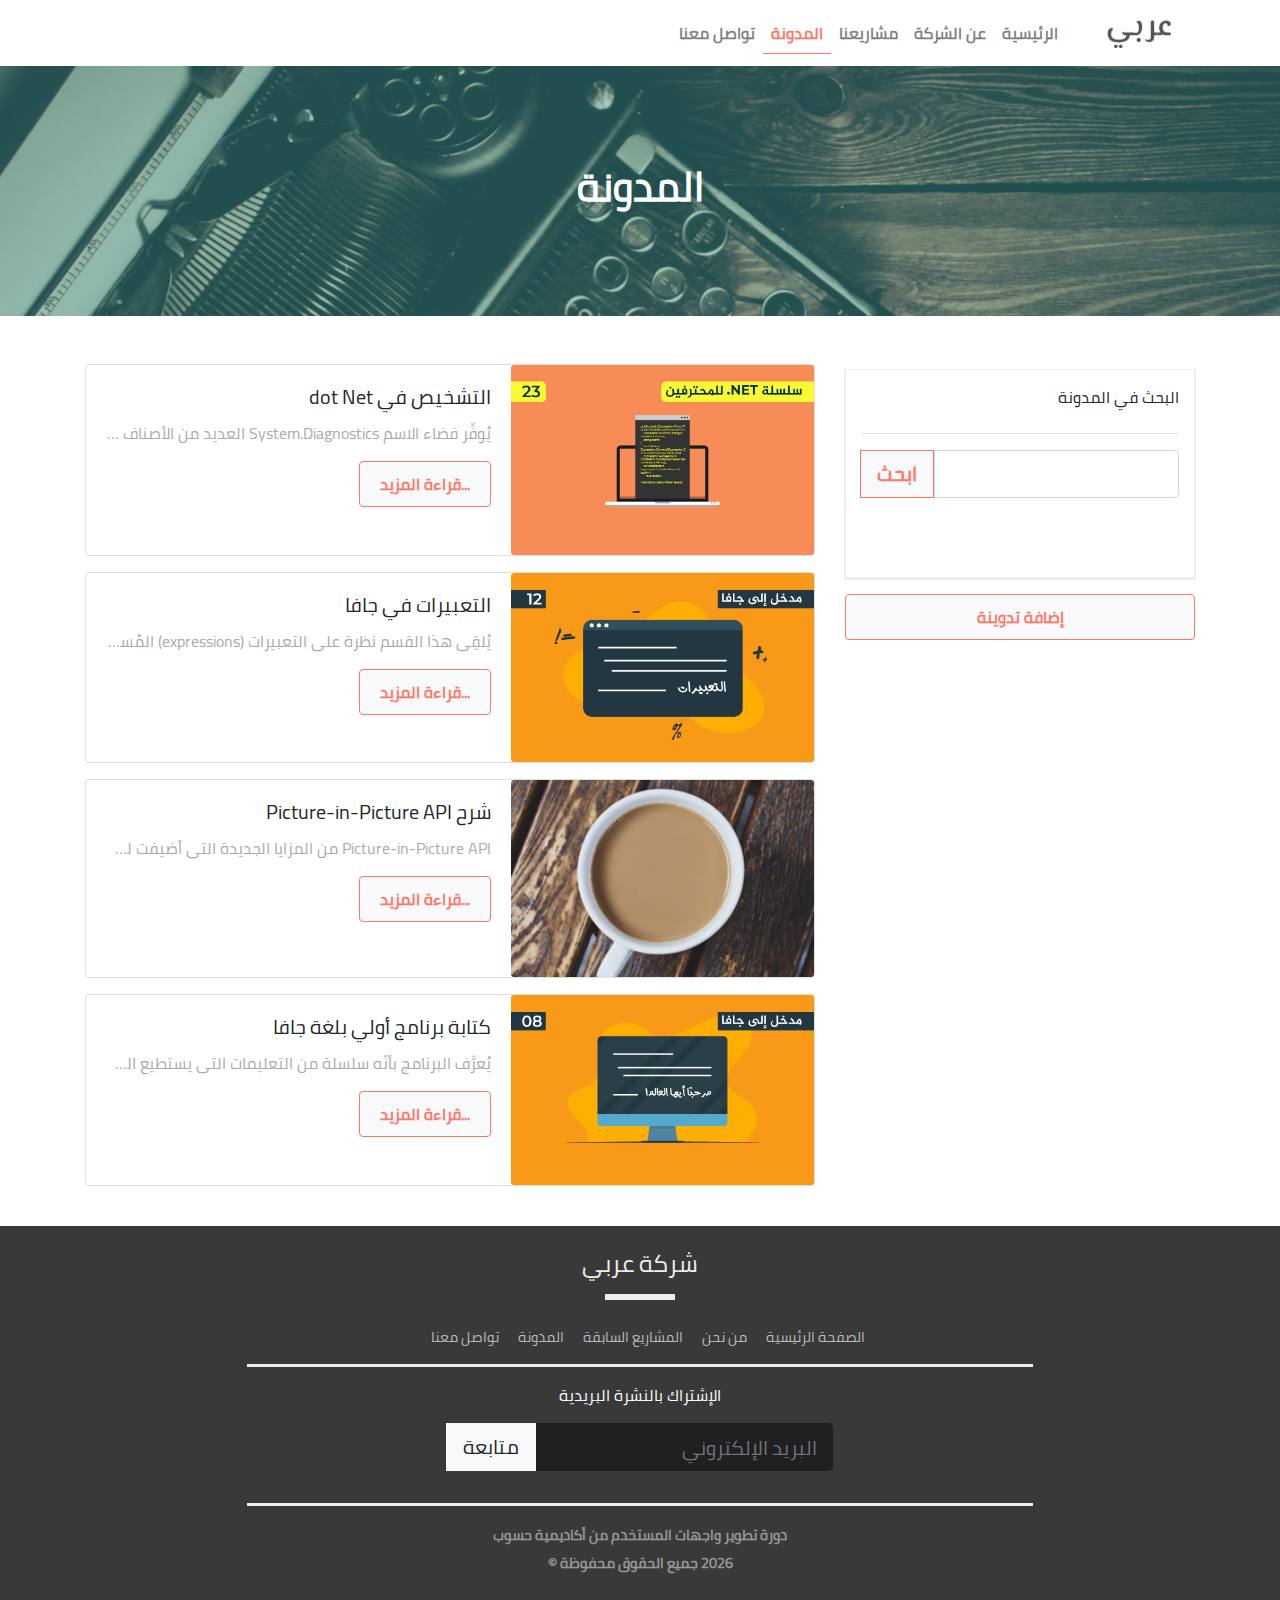
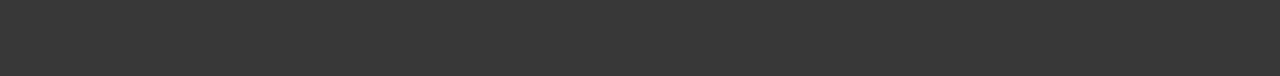
<file: blog.html>
<!DOCTYPE html>
<html lang="en">
<head>
    <meta charset="UTF-8">
    <meta http-equiv="X-UA-Compatible" content="IE=edge">
    <meta name="viewport" content="width=device-width, initial-scale=1.0">
    <title>المدونة</title>
<script defer src="/js/bundle.js"></script><link href="/css/style.css" rel="stylesheet"><script defer src="/js/bundle.js"></script><link href="/css/style.css" rel="stylesheet"></head>
<body>
    <div class="container-fluid">
        <section class="top-menu">
            <div class="row">
                <nav class="navbar navbar-expand-lg navbar-light bg-light w-100">
                    
                    <button class="navbar-toggler" type="button" data-toggle="collapse" data-target="#navbarSupportedContent" aria-controls="navbarSupportedContent" aria-expanded="false" aria-label="Toggle navigation">
                      <span class="navbar-toggler-icon"></span>
                    </button>
                  <a href="index.html" class="navbar-brand p-0">
                      <img src="/images/logo.png" alt="شركة عربي">
                  </a>
                    <div class="collapse navbar-collapse" id="navbarSupportedContent">
                      <ul class="navbar-nav ml-auto">
                        <li class="nav-item ">
                          <a class="nav-link" href="/index.html">الرئيسية </a>
                        </li>
                        <li class="nav-item">
                          <a class="nav-link" href="/about.html">عن الشركة</a>
                        </li>
                        <li class="nav-item">
                            <a class="nav-link" href="/projects.html">مشاريعنا</a>
                          </li>
                          <li class="nav-item">
                            <a class="nav-link" href="/blog.html">المدونة</a>
                          </li>
                          <li class="nav-item">
                            <a class="nav-link" href="/contact.html">تواصل معنا</a>
                          </li>
                        </ul>
                     
                    </div>
                  </nav>
            </div>
        </section>
        <section class="banner banner-blog">
            <div class="row">
                <div class="col-12">
                    <div id="banner-img">
                        <div class="overlay">
                            <h1 class="title">المدونة</h1>
                        </div>
                    </div>
                </div>
            </div>
        </section>
        <section class="posts mt-5 mb-4">
            <div class="container">
                <div class="row">
                    <div class="col-lg-4">
                        <div class="search-box">
                            <label>البحث في المدونة</label>
                            <hr>
                            <form class="form form-inline mb-5">
                                <div class="input-group input-group-lg mb-3">
                                    <input type="text" class="form-control" placeholder="" aria-label="Example text with button addon" aria-describedby="button-addon1">
                                     <div class="input-group-prepend">
                                     <button class="btn btn-light custom-btn" type="button" id="button-addon1">ابحث</button>
                                        
                                     </div>
                                </div>
                            </form>
                        </div>
                        <a href="add-blog.html" class="btn btn-light custom-btn w-100 my-3">إضافة تدوينة</a>
                    </div>
                    <div class="col-lg-8">
                        <div class="card mb-3" >
                            <div class="row no-gutters">
                              <div class="col-md-5">
                                <img src="/images/blog1.png" class="card-img w-100 h-100" alt="المدونة الأولى">
                              </div>
                              <div class="col-md-7">
                                <div class="card-body">
                                  <h5 class="card-title">التشخيص في dot Net </h5>
                                  <p class="card-text">يُوفِّر فضاء الاسم System.Diagnostics العديد من الأصناف بهَدَف التَشخِيص،
                                       مثال أصناف للتَعامُل مع عمليات النظام (processes)، وأُخرى تَعمَل كعَدادات لقياس الأداء. أوامر الصدفة

                                    .</p>
                                  <a href="blog-details.html" class="btn btn-light custom-btn">...قراءة المزيد</a>
                                </div>
                              </div>
                            </div>
                          </div>

                          <div class="card mb-3" >
                            <div class="row no-gutters">
                              <div class="col-md-5">
                                <img src="/images/blog2.png" class="card-img w-100 h-100" alt="المدونة الأولى">
                              </div>
                              <div class="col-md-7">
                                <div class="card-body">
                                  <h5 class="card-title">التعبيرات في جافا </h5>
                                  <p class="card-text">يُلقِي هذا القسم نظرة على التعبيرات (expressions) المُستخدَمة لتمثيل قيمة أو حسابها.
                                       قد يكون التعبير (expression) بهيئة قيمة مُصنَّفة النوع 
                                      (literal) أو مُتْغيِّر (variable) أو استدعاء دالة (function

                                    .</p>
                                  <a href="blog-details.html" class="btn btn-light custom-btn">...قراءة المزيد</a>
                                </div>
                              </div>
                            </div>
                          </div>

                          <div class="card mb-3" >
                            <div class="row no-gutters">
                              <div class="col-md-5">
                                <img src="/images/blog3.jpg" class="card-img w-100 h-100" alt="المدونة الأولى">
                              </div>
                              <div class="col-md-7">
                                <div class="card-body">
                                  <h5 class="card-title">شرح Picture-in-Picture API</h5>
                                  <p class="card-text">                           
                                    Picture-in-Picture API من المزايا الجديدة التي أضيفت لعدد من المتصفحات الحديثة، ودورها تمكين المستخدم من تعويم فيديوهات HTML5 في نافذة خاصة أسفل الشاشة مع القدرة على التنقل بين مختلف نوافذ المتـصفح (بل وجميع التطبيقات في الجهاز) والفيديو مشغل
                                    .</p>
                                  <a href="blog-details.html" class="btn btn-light custom-btn">...قراءة المزيد</a>
                                </div>
                              </div>
                            </div>
                          </div>

                          <div class="card mb-3" >
                            <div class="row no-gutters">
                              <div class="col-md-5">
                                <img src="/images/blog4.png" class="card-img w-100 h-100" alt="المدونة الأولى">
                              </div>
                              <div class="col-md-7">
                                <div class="card-body">
                                  <h5 class="card-title">كتابة برنامج أولي بلغة جافا </h5>
                                  <p class="card-text"> 
                                    يُعرَّف البرنامج بأنّه سلسلة من التعليمات التي يستطيع الحاسب تنفيذها لأداء مهمّةٍ ما. تبدو فكرةٍ بسيطةٍ للغاية، لكن حتى يتمكن الحاسب من الاستفادة من التعليمات، يجب أن تكون هذه التعليمات مكتوبةً بصيغةٍ


                                    .</p>
                                  <a href="blog-details.html" class="btn btn-light custom-btn">...قراءة المزيد</a>
                                </div>
                              </div>
                            </div>
                          </div>
                    </div>
                </div>
            </div>
        </section>


        <footer>
            <div class="row">
              <div class="col-12 text-center">
                <h2 class="mt-4">شركة عربي</h2>
                <hr class="line1"> 
              </div>
              <div id="footer-nav-links" class="col-12 mt-2 text-center"> 
                <a href=".">الصفحة الرئيسية</a>
                <a href="about.html">من نحن</a>
                <a href="projects.html">المشاريع السابقة</a>
                <a href="blog.html">المدونة</a>
                <a href="contact.html">تواصل معنا</a>
              </div>
              <hr class="line2">
              <div class="col-12 text-center">
                <label class="custom-heading text-white mb-3">الإشتراك بالنشرة البريدية</label>
                <form class="form form-inline justify-content-center">
                <div class="input-group input-group-lg mb-3">
                  <input type="text" class="form-control" placeholder="البريد الإلكتروني" aria-label="Username" aria-describedby="basic-addon1">
                  <div class="input-group-prepend">
                    <button class="btn btn-light" type="button" id="button-addon1">متابعة</button>
                  </div>
                </div>  
                </form>
                
              </div>
              <hr class="line2">
              <div class="col-12 text-center">
                <a class="copyright-link copyright" href="">
                  دورة تطوير واجهات المستخدم من أكاديمية حسوب
                </a>
                <h5 class="copyright mt-2">
                <span id="date"></span>  جميع الحقوق محفوظة &copy;
                </h5>
              </div>
            </div>
          </footer>
    </div>
</body>
</html>
</file>
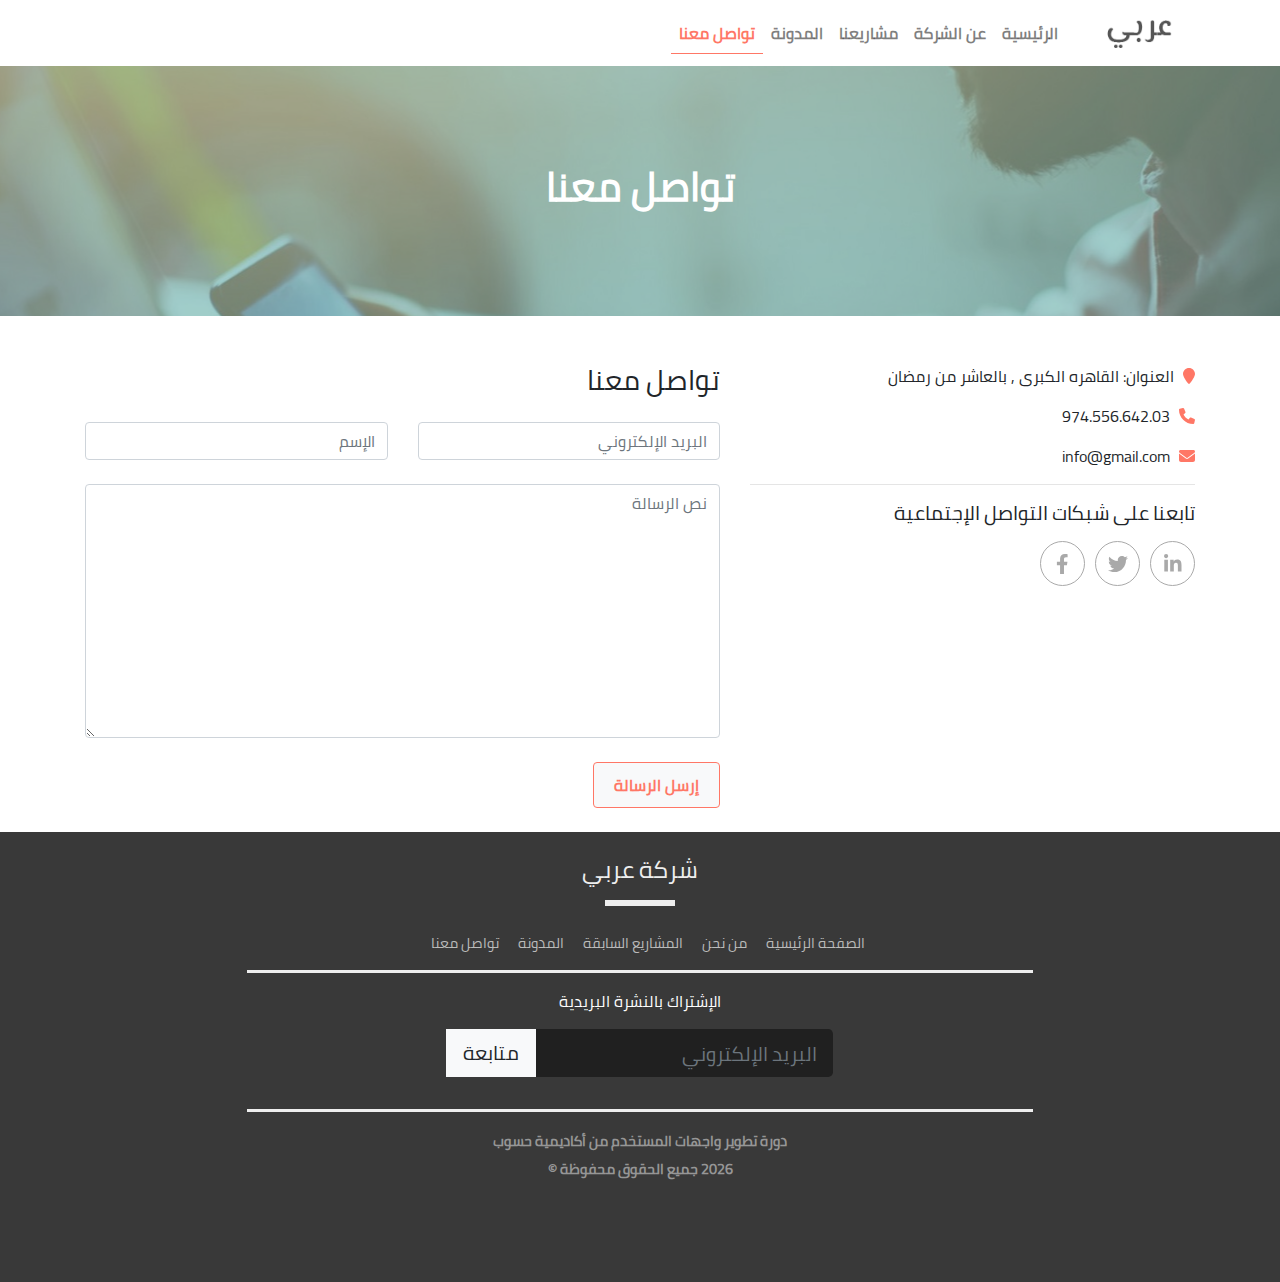
<file: contact.html>
<!DOCTYPE html>
<html lang="en">
<head>
    <meta charset="UTF-8">
    <meta http-equiv="X-UA-Compatible" content="IE=edge">
    <meta name="viewport" content="width=device-width, initial-scale=1.0">
    <title>تواصل معنا</title>
<script defer src="/js/bundle.js"></script><link href="/css/style.css" rel="stylesheet"><script defer src="/js/bundle.js"></script><link href="/css/style.css" rel="stylesheet"></head>
<body>
    <div class="container-fluid">
        <section class="top-menu">
            <div class="row">
                <nav class="navbar navbar-expand-lg navbar-light bg-light w-100">
                    
                    <button class="navbar-toggler" type="button" data-toggle="collapse" data-target="#navbarSupportedContent" aria-controls="navbarSupportedContent" aria-expanded="false" aria-label="Toggle navigation">
                      <span class="navbar-toggler-icon"></span>
                    </button>
                  <a href="index.html" class="navbar-brand p-0">
                      <img src="/images/logo.png" alt="شركة عربي">
                  </a>
                    <div class="collapse navbar-collapse" id="navbarSupportedContent">
                      <ul class="navbar-nav ml-auto">
                        <li class="nav-item ">
                          <a class="nav-link" href="/index.html">الرئيسية </a>
                        </li>
                        <li class="nav-item">
                          <a class="nav-link" href="/about.html">عن الشركة</a>
                        </li>
                        <li class="nav-item">
                            <a class="nav-link" href="/projects.html">مشاريعنا</a>
                          </li>
                          <li class="nav-item">
                            <a class="nav-link" href="/blog.html">المدونة</a>
                          </li>
                          <li class="nav-item">
                            <a class="nav-link" href="/contact.html">تواصل معنا</a>
                          </li>
                        </ul>
                     
                    </div>
                  </nav>
            </div>
        </section>
        <section class="banner banner-contact">
            <div class="row">
                <div class="col-12">
                    <div id="banner-img">
                        <div class="overlay">
                            <h1 class="title">تواصل معنا</h1>
                        </div>
                    </div>
                </div>
            </div>
        </section>
        <section class="contact-us mt-5 mb-4">
            <div class="container">
                <div class="row">
                    <div class="col-12 col-md-5">
                        <div class="contact-info">
                            <p>
                                <i class="fa fa-map-marker"></i> العنوان: القاهره الكبرى ,  بالعاشر من رمضان
                            </p>
                            <p>
                                <i class="fa fa-phone"></i> 974.556.642.03
                            </p>
                            <p>
                                <i class="fa fa-envelope"></i> info@gmail.com
                            </p>
                        </div>
                        <hr>
                        <h5 class="mb-3"> تابعنا على شبكات التواصل الإجتماعية</h5>
                        <a class="linkedin-social one-social float-right rounded-circle" href="#"> <i class="fab fa-linkedin-in fa-lg"></i></a>
                        <a class="twitter-social one-social float-right rounded-circle" href="#"> <i class="fab fa-twitter fa-lg"></i></a>
                        <a class="facebook-social one-social float-right rounded-circle" href="#"> <i class="fab fa-facebook-f fa-lg"></i></a>
                    </div>
                    <div class="col-12 col-md-7">
                        <h3 class="contact-header">تواصل معنا</h3>
                        <form >
                            <div class="row mt-4">
                                <div class="col">
                                    <input type="email" class="form-control" placeholder="البريد الإلكتروني">
                                </div>
                                <div class="col">
                                    <input type="text" class="form-control" placeholder="الإسم">
                                </div>
                            </div>
                            <div class="row">
                                <div class="col">
                                    <textarea name="message" required placeholder="نص الرسالة" cols="30" rows="10" class="form-control mt-4"></textarea>
                                </div>
                            </div>
                            <button type="submit" class="btn btn-light custom-btn mt-4">إرسل الرسالة</button>
                        </form>
                    </div>
                </div>
            </div>
        </section>



        <footer>
            <div class="row">
              <div class="col-12 text-center">
                <h2 class="mt-4">شركة عربي</h2>
                <hr class="line1"> 
              </div>
              <div id="footer-nav-links" class="col-12 mt-2 text-center"> 
                <a href=".">الصفحة الرئيسية</a>
                <a href="about.html">من نحن</a>
                <a href="projects.html">المشاريع السابقة</a>
                <a href="blog.html">المدونة</a>
                <a href="contact.html">تواصل معنا</a>
              </div>
              <hr class="line2">
              <div class="col-12 text-center">
                <label class="custom-heading text-white mb-3">الإشتراك بالنشرة البريدية</label>
                <form class="form form-inline justify-content-center">
                <div class="input-group input-group-lg mb-3">
                  <input type="text" class="form-control" placeholder="البريد الإلكتروني" aria-label="Username" aria-describedby="basic-addon1">
                  <div class="input-group-prepend">
                    <button class="btn btn-light" type="button" id="button-addon1">متابعة</button>
                  </div>
                </div>  
                </form>
                
              </div>
              <hr class="line2">
              <div class="col-12 text-center">
                <a class="copyright-link copyright" href="">
                  دورة تطوير واجهات المستخدم من أكاديمية حسوب
                </a>
                <h5 class="copyright mt-2">
                <span id="date"></span>  جميع الحقوق محفوظة &copy;
                </h5>
              </div>
            </div>
          </footer>
    </div>
</body>
</html>
</file>
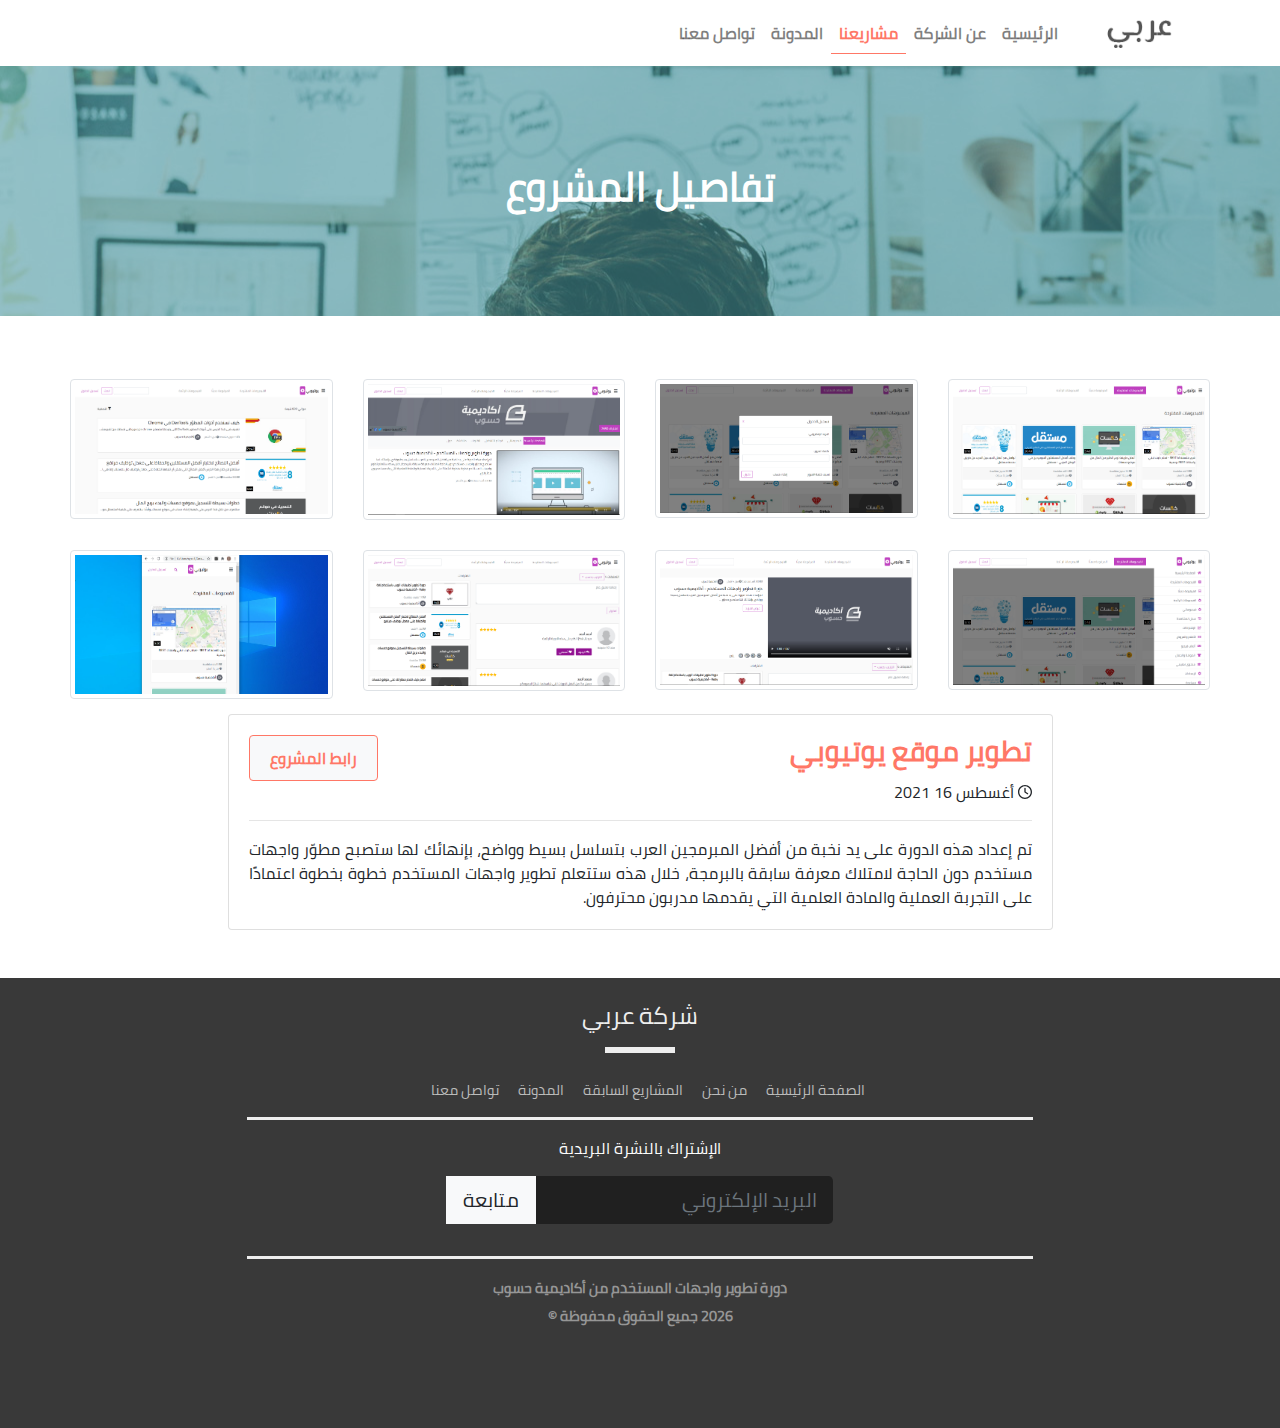
<file: project-details.html>
<!DOCTYPE html>
<html lang="en">
<head>
    <meta charset="UTF-8">
    <meta http-equiv="X-UA-Compatible" content="IE=edge">
    <meta name="viewport" content="width=device-width, initial-scale=1.0">
    <title>تفاصيل المشروع</title>
<script defer src="/js/bundle.js"></script><link href="/css/style.css" rel="stylesheet"></head>
<body>
    <div class="container-fluid">
        <section class="top-menu">
            <div class="row">
                <nav class="navbar navbar-expand-lg navbar-light bg-light w-100">
                    
                    <button class="navbar-toggler" type="button" data-toggle="collapse" data-target="#navbarSupportedContent" aria-controls="navbarSupportedContent" aria-expanded="false" aria-label="Toggle navigation">
                      <span class="navbar-toggler-icon"></span>
                    </button>
                  <a href="index.html" class="navbar-brand p-0">
                      <img src="/images/logo.png" alt="شركة عربي">
                  </a>
                    <div class="collapse navbar-collapse" id="navbarSupportedContent">
                      <ul class="navbar-nav ml-auto">
                        <li class="nav-item ">
                          <a class="nav-link" href="/index.html">الرئيسية </a>
                        </li>
                        <li class="nav-item">
                          <a class="nav-link" href="/about.html">عن الشركة</a>
                        </li>
                        <li class="nav-item">
                            <a class="nav-link" href="/projects.html">مشاريعنا</a>
                          </li>
                          <li class="nav-item">
                            <a class="nav-link" href="/blog.html">المدونة</a>
                          </li>
                          <li class="nav-item">
                            <a class="nav-link" href="/contact.html">تواصل معنا</a>
                          </li>
                        </ul>
                     
                    </div>
                  </nav>
            </div>
        </section>
        <section class="banner">
            <div class="row">
                <div class="col-12">
                    <div id="banner-img">
                        <div class="overlay">
                            <h1 class="title"> تفاصيل المشروع</h1>
                        </div>
                    </div>
                </div>
            </div>
        </section>
        <section class="project-details mt-5 mb-5">
          <div class="container">
           <div class="row">
            <div class="row">
              <div class="col-lg-3 col-md-4 col-xs-6 thumb">
                  <a class="thumbnail" href="#" data-image-id="" data-toggle="modal" data-title="الصفحة الرئيسية"
                     data-image="images/main-page.png"
                     data-target="#image-gallery">
                      <img class="img-thumbnail"
                           src="/images/main-page.png"
                           alt="Another alt text">
                  </a>
              </div>
              <div class="col-lg-3 col-md-4 col-xs-6 thumb">
                  <a class="thumbnail" href="#" data-image-id="" data-toggle="modal" data-title="صفحه العرض"
                     data-image="images/modal.png"
                     data-target="#image-gallery">
                      <img class="img-thumbnail"
                           src="/images/modal.png"
                           alt="Another alt text">
                  </a>
              </div>
  
              <div class="col-lg-3 col-md-4 col-xs-6 thumb">
                  <a class="thumbnail" href="#" data-image-id="" data-toggle="modal" data-title="صفحة القناه"
                     data-image="images/channel-page1.png"
                     data-target="#image-gallery">
                      <img class="img-thumbnail"
                           src="/images/channel-page1.png"
                           alt="Another alt text">
                  </a>
              </div>
              <div class="col-lg-3 col-md-4 col-xs-6 thumb">
                  <a class="thumbnail" href="#" data-image-id="" data-toggle="modal" data-title="صفحة البحث"
                     data-image="images/search-page.png"
                     data-target="#image-gallery">
                      <img class="img-thumbnail"
                           src="/images/search-page.png"
                           alt="Another alt text">
                  </a>
              </div>
              <div class="col-lg-3 col-md-4 col-xs-6 thumb">
                  <a class="thumbnail" href="#" data-image-id="" data-toggle="modal" data-title="القائمة الجانبية"
                     data-image="images/sidebar.png"
                     data-target="#image-gallery">
                      <img class="img-thumbnail"
                           src="/images/sidebar.png"
                           alt="Another alt text">
                  </a>
              </div>
  
  
  
              <div class="col-lg-3 col-md-4 col-xs-6 thumb">
                  <a class="thumbnail" href="#" data-image-id="" data-toggle="modal" data-title="صفحة المشاهدة العلوية"
                     data-image="images/watch-page.png"
                     data-target="#image-gallery">
                      <img class="img-thumbnail"
                           src="/images/watch-page.png"
                           alt="Another alt text">
                  </a>
              </div>
              <div class="col-lg-3 col-md-4 col-xs-6 thumb">
                  <a class="thumbnail" href="#" data-image-id="" data-toggle="modal" data-title="صفحة المشاهدة السفلى"
                     data-image="images/watch-page1.png"
                     data-target="#image-gallery">
                      <img class="img-thumbnail"
                           src="/images/watch-page1.png"
                           alt="Another alt text">
                  </a>
              </div>
              <div class="col-lg-3 col-md-4 col-xs-6 thumb">
                  <a class="thumbnail" href="#" data-image-id="" data-toggle="modal" data-title="تجاوبية الصفحات"
                     data-image="images/responsive.png"
                     data-target="#image-gallery">
                      <img class="img-thumbnail"
                           src="/images/responsive.png"
                           alt="Another alt text">
                  </a>
              </div>
          
           </div>
           <div class="modal fade" id="image-gallery" tabindex="-1" role="dialog" aria-labelledby="myModalLabel" aria-hidden="true">
            <div class="modal-dialog modal-lg">
                <div class="modal-content">
                    <div class="modal-header">
                        <h4 class="modal-title" id="image-gallery-title"></h4>
                        <button type="button" class="close" data-dismiss="modal"><span aria-hidden="true">×</span><span class="sr-only">Close</span>
                        </button>
                    </div>
                    <div class="modal-body">
                        <img id="image-gallery-image" class="img-responsive col-md-12" >
                    </div>
                    <div class="modal-footer">
                        <button type="button" class="btn btn-secondary float-left" id="show-previous-image"><i class="fa fa-arrow-left"></i>
                        </button>

                        <button type="button" id="show-next-image" class="btn btn-secondary float-right"><i class="fa fa-arrow-right"></i>
                        </button>
                    </div>
                </div>
            </div>
        </div>
           </div>
            <div class="row justify-content-center">
              <div class="col-12 col-md-9">
                <div class="card">
                  <div class="card-body">
                    <a href="https://github.com/hsoubAcademy/youtuby" class="btn btn-light custom-btn float-left">رابط المشروع</a>
                    <h3 class="card-title"> تطوير موقع يوتيوبي</h3>
                    <span ><i class="far fa-clock fa-sm"></i> أغسطس 16 2021</span>
                    <hr>
                    <p class="card-text text-justify">تم إعداد هذه الدورة على يد نخبة من أفضل المبرمجين العرب بتسلسل بسيط وواضح، بإنهائك لها ستصبح مطوّر واجهات مستخدم دون الحاجة
                      لامتلاك معرفة سابقة بالبرمجة، خلال هذه ستتعلم تطوير واجهات المستخدم خطوة بخطوة اعتمادًا على التجربة
                      العملية والمادة العلمية التي يقدمها مدربون محترفون.</p>
                  </div>
                </div>
              </div>
            </div>
          </div>
        </section>


        <footer>
            <div class="row">
              <div class="col-12 text-center">
                <h2 class="mt-4">شركة عربي</h2>
                <hr class="line1"> 
              </div>
              <div id="footer-nav-links" class="col-12 mt-2 text-center"> 
                <a href=".">الصفحة الرئيسية</a>
                <a href="about.html">من نحن</a>
                <a href="projects.html">المشاريع السابقة</a>
                <a href="blog.html">المدونة</a>
                <a href="contact.html">تواصل معنا</a>
              </div>
              <hr class="line2">
              <div class="col-12 text-center">
                <label class="custom-heading text-white mb-3">الإشتراك بالنشرة البريدية</label>
                <form class="form form-inline justify-content-center">
                <div class="input-group input-group-lg mb-3">
                  <input type="text" class="form-control" placeholder="البريد الإلكتروني" aria-label="Username" aria-describedby="basic-addon1">
                  <div class="input-group-prepend">
                    <button class="btn btn-light" type="button" id="button-addon1">متابعة</button>
                  </div>
                </div>  
                </form>
                
              </div>
              <hr class="line2">
              <div class="col-12 text-center">
                <a class="copyright-link copyright" href="">
                  دورة تطوير واجهات المستخدم من أكاديمية حسوب
                </a>
                <h5 class="copyright mt-2">
                <span id="date"></span>  جميع الحقوق محفوظة &copy;
                </h5>
              </div>
            </div>
          </footer>
    </div>
</body>
</html>
</file>
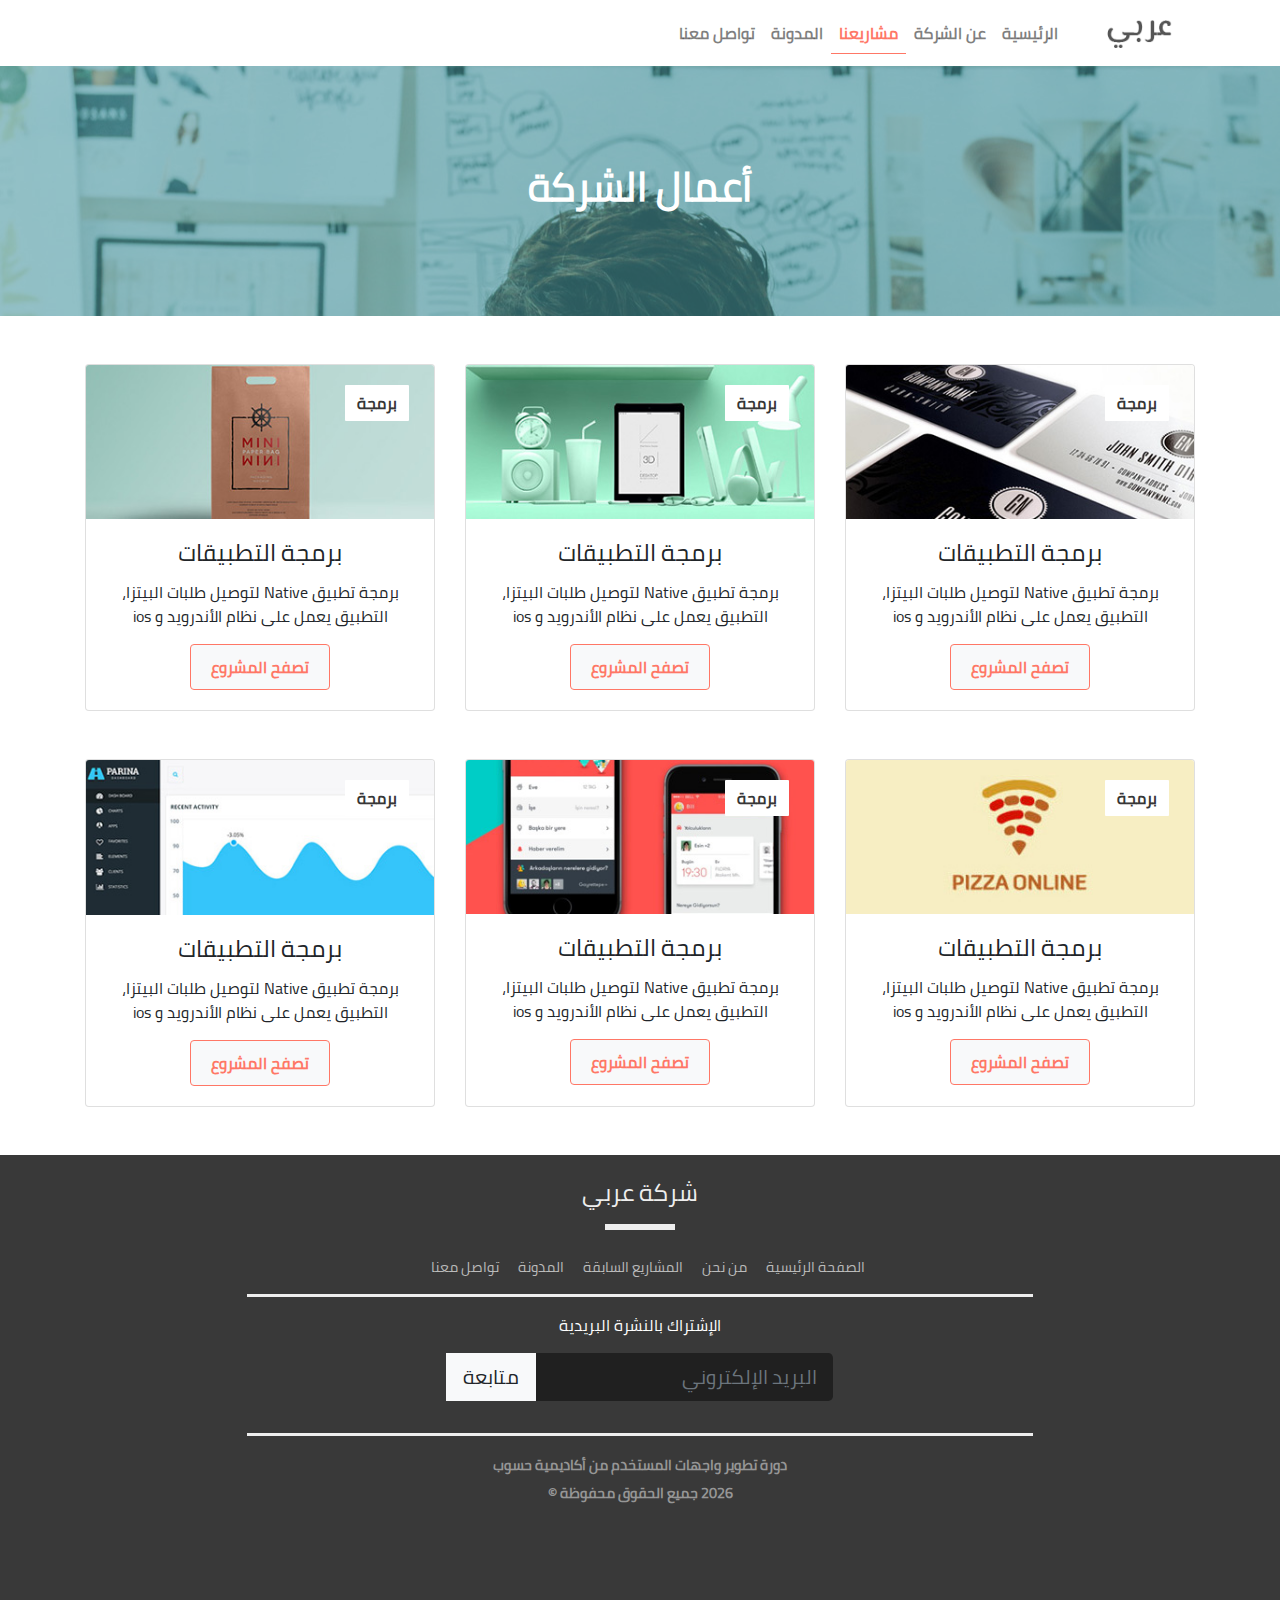
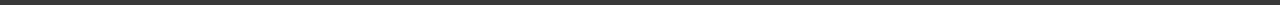
<file: projects.html>
<!DOCTYPE html>
<html lang="en">
<head>
    <meta charset="UTF-8">
    <meta http-equiv="X-UA-Compatible" content="IE=edge">
    <meta name="viewport" content="width=device-width, initial-scale=1.0">
    <title>مشاريعنا</title>
<script defer src="/js/bundle.js"></script><link href="/css/style.css" rel="stylesheet"></head>
<body>
    <div class="container-fluid">
        <section class="top-menu">
            <div class="row">
                <nav class="navbar navbar-expand-lg navbar-light bg-light w-100">
                    
                    <button class="navbar-toggler" type="button" data-toggle="collapse" data-target="#navbarSupportedContent" aria-controls="navbarSupportedContent" aria-expanded="false" aria-label="Toggle navigation">
                      <span class="navbar-toggler-icon"></span>
                    </button>
                  <a href="index.html" class="navbar-brand p-0">
                      <img src="/images/logo.png" alt="شركة عربي">
                  </a>
                    <div class="collapse navbar-collapse" id="navbarSupportedContent">
                      <ul class="navbar-nav ml-auto">
                        <li class="nav-item ">
                          <a class="nav-link" href="/index.html">الرئيسية </a>
                        </li>
                        <li class="nav-item">
                          <a class="nav-link" href="/about.html">عن الشركة</a>
                        </li>
                        <li class="nav-item">
                            <a class="nav-link" href="/projects.html">مشاريعنا</a>
                          </li>
                          <li class="nav-item">
                            <a class="nav-link" href="/blog.html">المدونة</a>
                          </li>
                          <li class="nav-item">
                            <a class="nav-link" href="/contact.html">تواصل معنا</a>
                          </li>
                        </ul>
                     
                    </div>
                  </nav>
            </div>
        </section>
        <section class="banner">
            <div class="row">
                <div class="col-12">
                    <div id="banner-img">
                        <div class="overlay">
                            <h1 class="title">أعمال الشركة</h1>
                        </div>
                    </div>
                </div>
            </div>
        </section>
        <section class="our-works mt-5"> 
            <div class="container">
               <div class="row">
                   <div class="col-md-4 col-lg-4 d-flex justify-content-center">
                    <div class="card mb-5" style="width: 23rem;">
                        <a href="#" class="btn btn-light custom-btn-2">
                            برمجة
                        </a>
                        <img src="/images/our-works-1.jpg" class="card-img-top" alt="المشروع الأول">
                        <div class="card-body text-center">
                          <h4 class="card-title">برمجة التطبيقات </h4>
                          <p class="card-text project-detail">برمجة تطبيق Native لتوصيل طلبات البيتزا، التطبيق يعمل على نظام الأندرويد و ios</p>
                          <a href="project-details.html" class="btn btn-light custom-btn">تصفح المشروع</a>
                        </div>
                      </div>
                   </div>

                   <div class="col-md-4 col-lg-4 d-flex justify-content-center">
                    <div class="card mb-5" style="width: 23rem;">
                        <a href="#" class="btn btn-light custom-btn-2">
                            برمجة
                        </a>
                        <img src="/images/our-works-2.jpg" class="card-img-top" alt="المشروع الأول">
                        <div class="card-body text-center">
                          <h4 class="card-title">برمجة التطبيقات </h4>
                          <p class="card-text project-detail">برمجة تطبيق Native لتوصيل طلبات البيتزا، التطبيق يعمل على نظام الأندرويد و ios</p>
                          <a href="project-details.html" class="btn btn-light custom-btn">تصفح المشروع</a>
                        </div>
                      </div>
                   </div>

                   <div class="col-md-4 col-lg-4 d-flex justify-content-center">
                    <div class="card mb-5" style="width: 23rem;">
                        <a href="#" class="btn btn-light custom-btn-2">
                            برمجة
                        </a>
                        <img src="/images/our-works-3.jpg" class="card-img-top" alt="المشروع الأول">
                        <div class="card-body text-center">
                          <h4 class="card-title">برمجة التطبيقات </h4>
                          <p class="card-text project-detail">برمجة تطبيق Native لتوصيل طلبات البيتزا، التطبيق يعمل على نظام الأندرويد و ios</p>
                          <a href="project-details.html" class="btn btn-light custom-btn">تصفح المشروع</a>
                        </div>
                      </div>
                   </div>

                   <div class="col-md-4 col-lg-4 d-flex justify-content-center">
                    <div class="card mb-5" style="width: 23rem;">
                        <a href="#" class="btn btn-light custom-btn-2">
                            برمجة
                        </a>
                        <img src="/images/our-works-4.jpg" class="card-img-top" alt="المشروع الأول">
                        <div class="card-body text-center">
                          <h4 class="card-title">برمجة التطبيقات </h4>
                          <p class="card-text project-detail">برمجة تطبيق Native لتوصيل طلبات البيتزا، التطبيق يعمل على نظام الأندرويد و ios</p>
                          <a href="project-details.html" class="btn btn-light custom-btn">تصفح المشروع</a>
                        </div>
                      </div>
                   </div>

                   <div class="col-md-4 col-lg-4 d-flex justify-content-center">
                    <div class="card mb-5" style="width: 23rem;">
                        <a href="#" class="btn btn-light custom-btn-2">
                            برمجة
                        </a>
                        <img src="/images/our-works-5.jpg" class="card-img-top" alt="المشروع الأول">
                        <div class="card-body text-center">
                          <h4 class="card-title">برمجة التطبيقات </h4>
                          <p class="card-text project-detail">برمجة تطبيق Native لتوصيل طلبات البيتزا، التطبيق يعمل على نظام الأندرويد و ios</p>
                          <a href="project-details.html" class="btn btn-light custom-btn">تصفح المشروع</a>
                        </div>
                      </div>
                   </div>

                   <div class="col-md-4 col-lg-4 d-flex justify-content-center">
                    <div class="card mb-5" style="width: 23rem;">
                        <a href="#" class="btn btn-light custom-btn-2">
                            برمجة
                        </a>
                        <img src="/images/our-works-6.jpg" class="card-img-top" alt="المشروع الأول">
                        <div class="card-body text-center">
                          <h4 class="card-title">برمجة التطبيقات </h4>
                          <p class="card-text project-detail">برمجة تطبيق Native لتوصيل طلبات البيتزا، التطبيق يعمل على نظام الأندرويد و ios</p>
                          <a href="" class="btn btn-light custom-btn">تصفح المشروع</a>
                        </div>
                      </div>
                   </div>
               </div> 
            </div>
        </section>

        <footer>
            <div class="row">
              <div class="col-12 text-center">
                <h2 class="mt-4">شركة عربي</h2>
                <hr class="line1"> 
              </div>
              <div id="footer-nav-links" class="col-12 mt-2 text-center"> 
                <a href=".">الصفحة الرئيسية</a>
                <a href="about.html">من نحن</a>
                <a href="projects.html">المشاريع السابقة</a>
                <a href="blog.html">المدونة</a>
                <a href="contact.html">تواصل معنا</a>
              </div>
              <hr class="line2">
              <div class="col-12 text-center">
                <label class="custom-heading text-white mb-3">الإشتراك بالنشرة البريدية</label>
                <form class="form form-inline justify-content-center">
                <div class="input-group input-group-lg mb-3">
                  <input type="text" class="form-control" placeholder="البريد الإلكتروني" aria-label="Username" aria-describedby="basic-addon1">
                  <div class="input-group-prepend">
                    <button class="btn btn-light" type="button" id="button-addon1">متابعة</button>
                  </div>
                </div>  
                </form>
                
              </div>
              <hr class="line2">
              <div class="col-12 text-center">
                <a class="copyright-link copyright" href="">
                  دورة تطوير واجهات المستخدم من أكاديمية حسوب
                </a>
                <h5 class="copyright mt-2">
                <span id="date"></span>  جميع الحقوق محفوظة &copy;
                </h5>
              </div>
            </div>
          </footer>
    </div>
</body>
</html>
</file>
